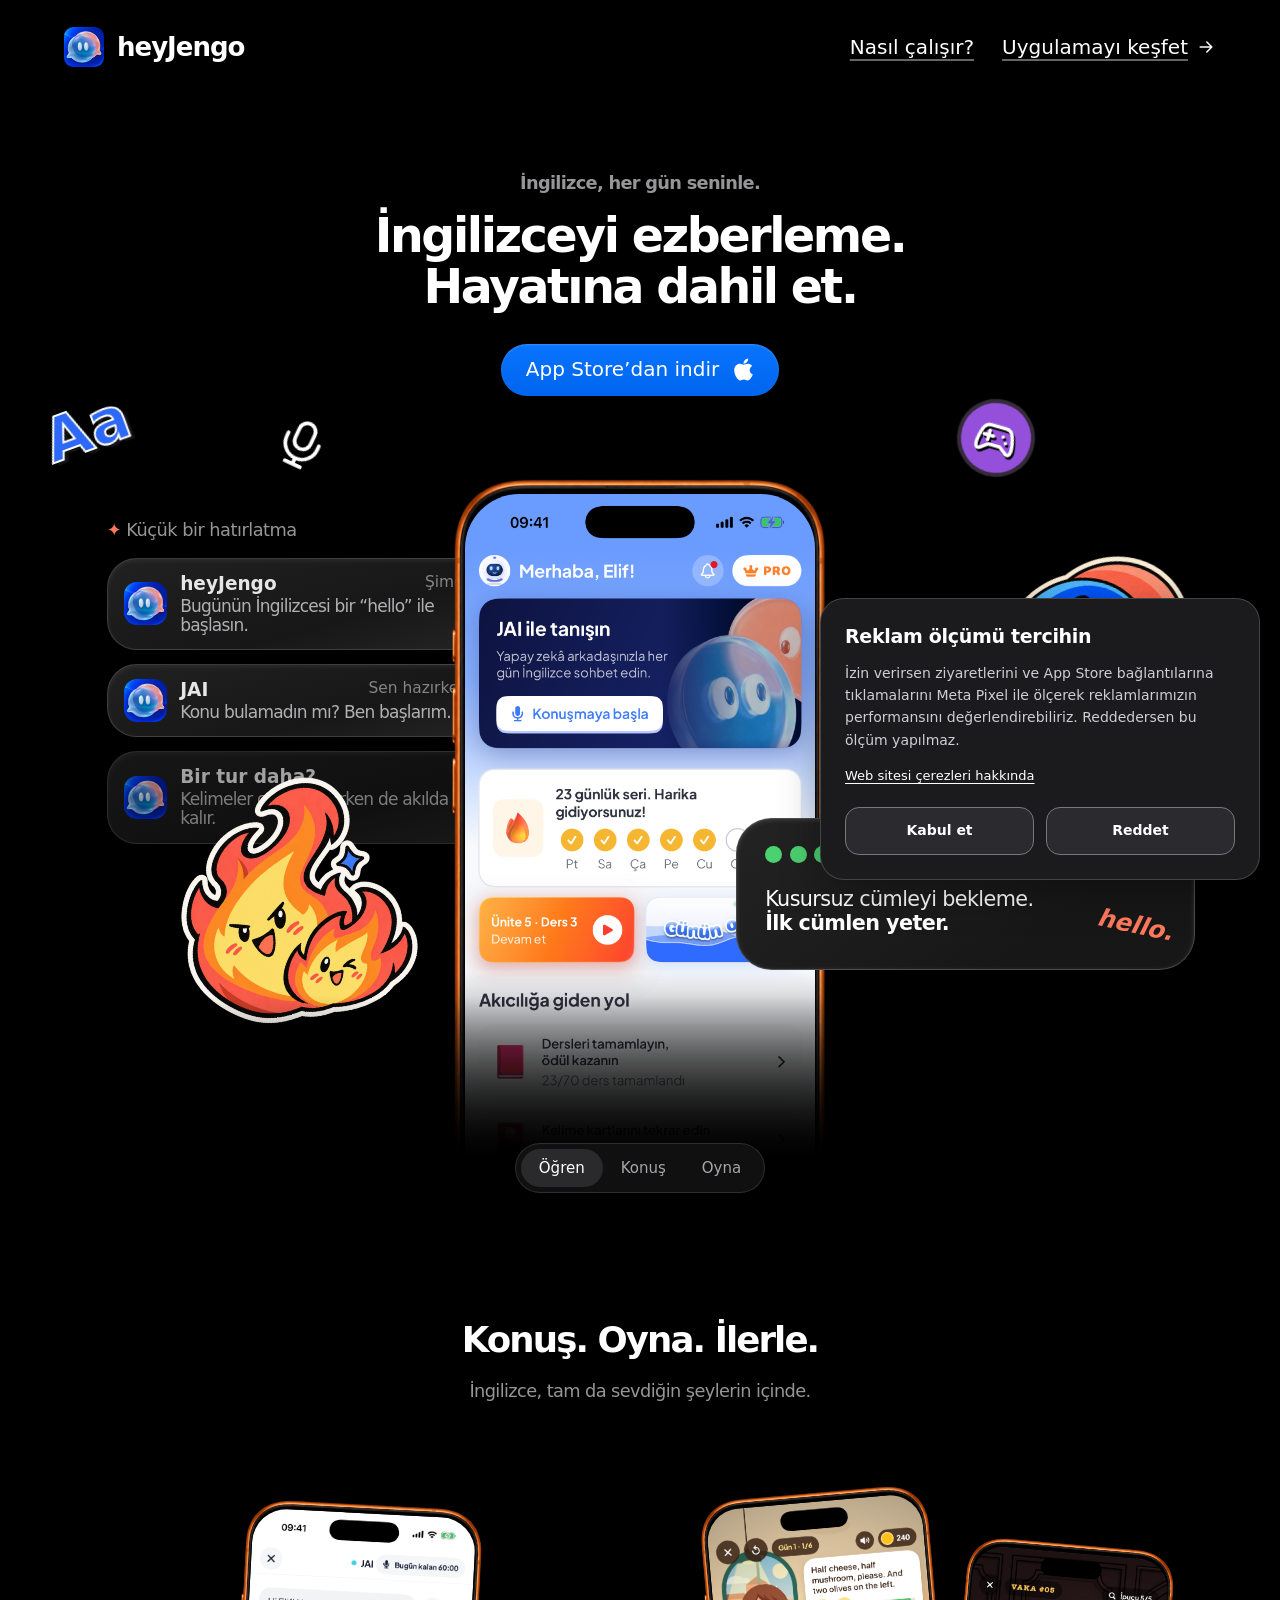
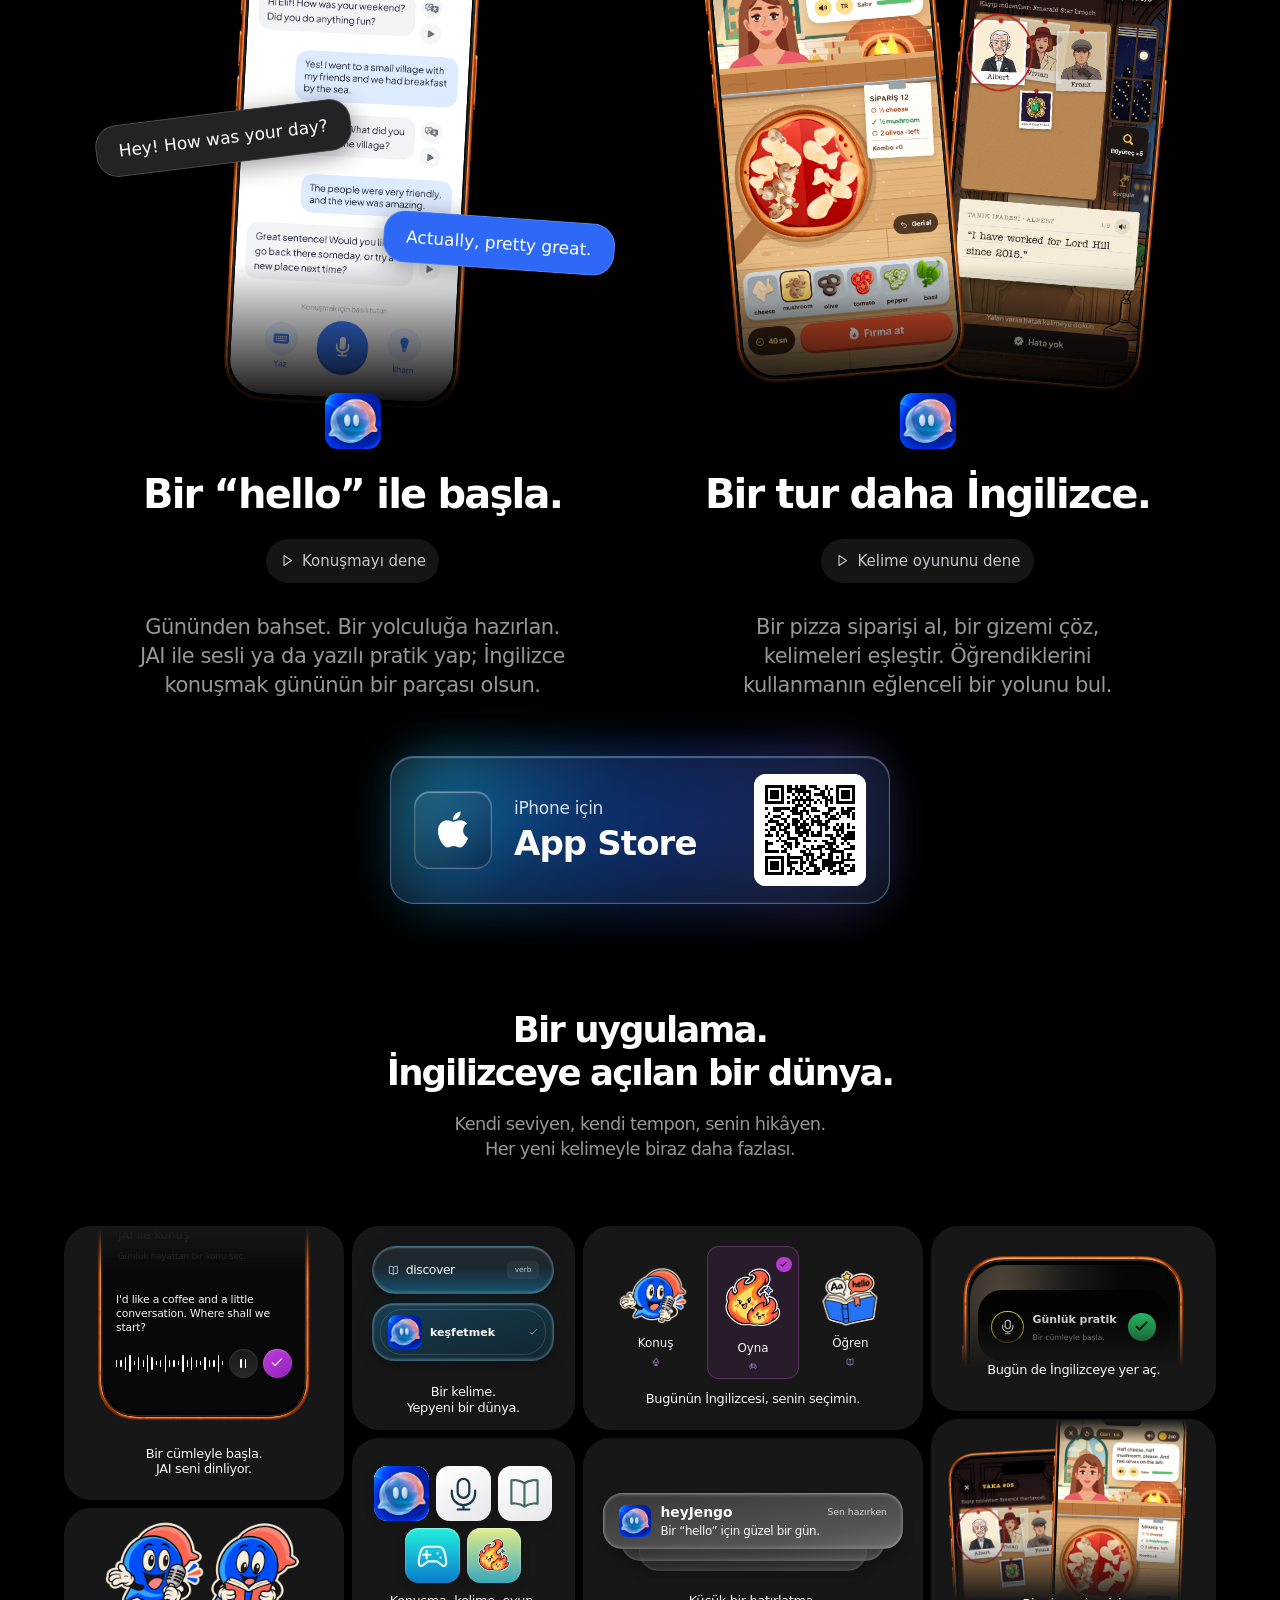
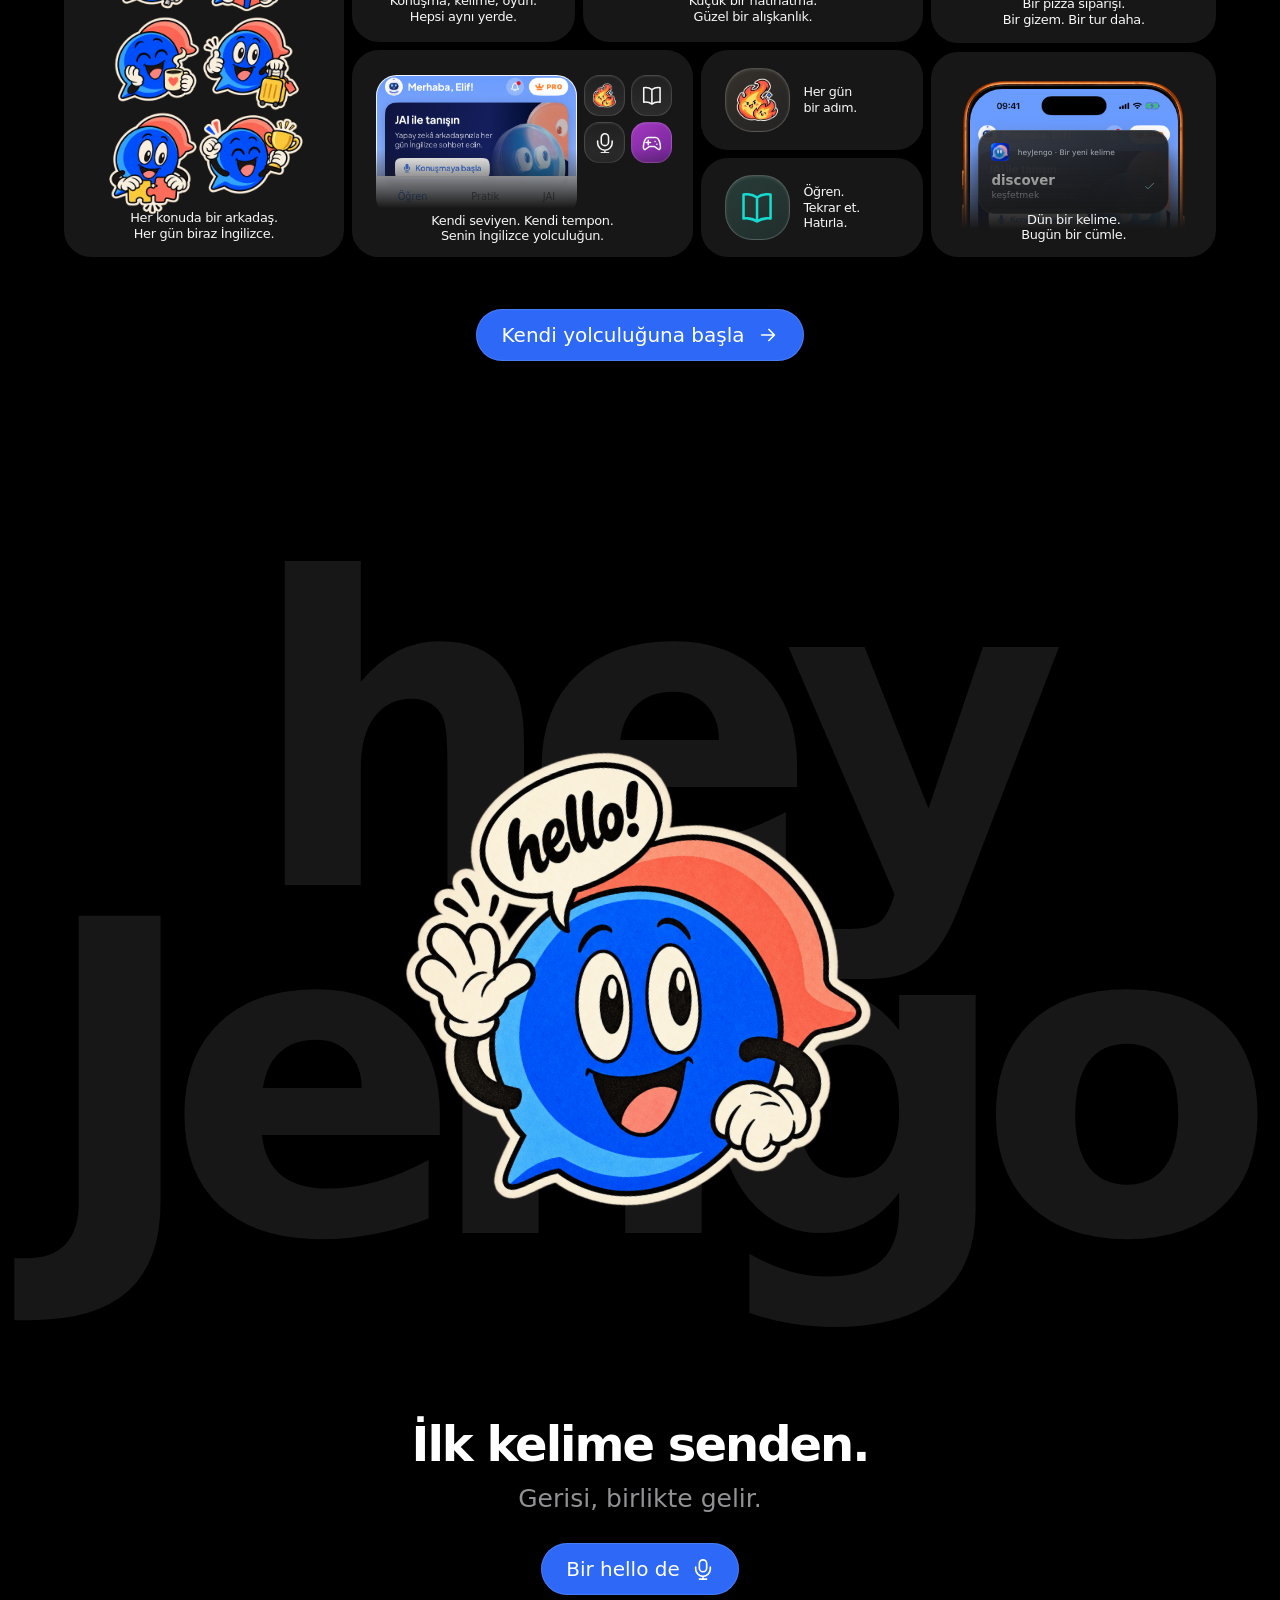
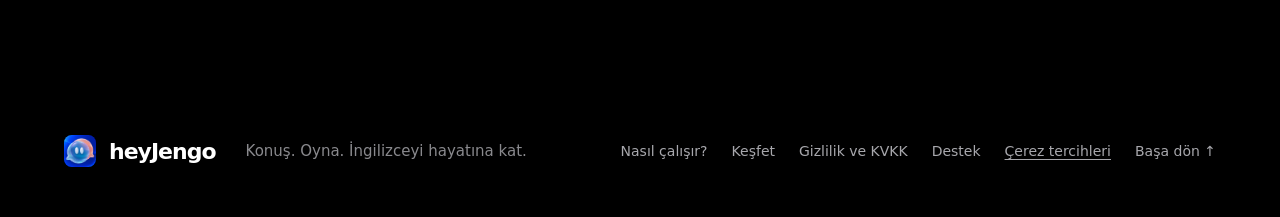
<file: index.html>
<!doctype html>
<html lang="tr">
<head>
  <meta charset="utf-8"><meta name="viewport" content="width=device-width,initial-scale=1">
  <meta name="theme-color" content="#000000">
  <meta name="facebook-domain-verification" content="ksg2sjtmrpakq42c0zr62xne1jdz8j">
  <link rel="canonical" href="https://heyjengo.com/">
  <meta name="description" content="JAI ile konuş, oyunlarla pratik yap. heyJengo ile İngilizceyi hayatına dahil et.">
  <title>heyJengo — Bir hello ile başla.</title>
  <link rel="icon" href="/assets/favicon.png"><link rel="apple-touch-icon" href="/assets/apple-touch-icon.png"><link rel="stylesheet" href="styles.css?v=20261117-option02"><link rel="stylesheet" href="device.css?v=20261117-option02"><link rel="stylesheet" href="bento.css?v=20261117-option02"><link rel="stylesheet" href="qr-badge.css?v=20261117-option02"><script src="script.js?v=20261117-appstore" defer></script>
  <link rel="stylesheet" href="/assets/consent.css?v=20261117-meta">
  <script src="/assets/consent.js?v=20261117-jengoapp" defer></script>
</head>
<body>
<svg class="svg-defs" xmlns="http://www.w3.org/2000/svg" aria-hidden="true"><defs>
<symbol id="arrow" viewBox="0 0 24 24"><path d="M5 12h14m-6-6 6 6-6 6"/></symbol>
<symbol id="mic" viewBox="0 0 24 24"><rect x="8" y="2" width="8" height="13" rx="4"/><path d="M4 10v2a8 8 0 0 0 16 0v-2M12 20v3m-4 0h8"/></symbol>
<symbol id="game" viewBox="0 0 24 24"><path d="M8 6h8c3 0 4 2 5 7s0 7-2 6l-4-3H9l-4 3c-2 1-3-1-2-6s2-7 5-7Z"/><path d="M8 9v5m-2.5-2.5h5m5-1h.01m2 3h.01"/></symbol>
<symbol id="spark" viewBox="0 0 24 24"><path d="m12 2 2.5 7.5L22 12l-7.5 2.5L12 22l-2.5-7.5L2 12l7.5-2.5Z"/></symbol>
<symbol id="play" viewBox="0 0 24 24"><path d="m8 4 12 8-12 8Z"/></symbol>
<symbol id="close" viewBox="0 0 24 24"><path d="m6 6 12 12M6 18 18 6"/></symbol>
<symbol id="check" viewBox="0 0 24 24"><path d="m5 12 4 4L19 6"/></symbol>
<symbol id="book" viewBox="0 0 24 24"><path d="M12 5C8 2 3 3 3 3v16s5-1 9 2c4-3 9-2 9-2V3s-5-1-9 2Zm0 0v16"/></symbol>
</defs></svg>
<a class="skip" href="#deneyim">İçeriğe geç</a>
<div class="page">
<header class="header">
  <a class="brand" href="#top" aria-label="heyJengo ana sayfa"><img src="assets/app-icon.png" alt="" width="40" height="40"><span>heyJengo</span></a>
  <nav aria-label="Ana menü"><a href="#deneyim">Nasıl çalışır?</a><a href="#kesfet">Uygulamayı keşfet <svg class="icon"><use href="#arrow"/></svg></a></nav>
</header>
<main id="top">
<section class="hero" aria-labelledby="hero-title">
  <div class="hero-copy">
    <p class="eyebrow">İngilizce, her gün seninle.</p>
    <h1 id="hero-title">İngilizceyi ezberleme.<br>Hayatına dahil et.</h1>
    <a class="cta app-store-cta" data-store-placement="hero" href="https://apps.apple.com/tr/app/hey-jengo-i-ngilizce-%C3%B6%C4%9Fren/id6833951608?l=tr">App Store’dan indir <img class="apple-mark" src="assets/apple.svg" alt="" width="21" height="25"></a>
  </div>
  <div class="hero-art" aria-label="heyJengo uygulaması, JAI ve İngilizce öğrenme dünyası">
    <div class="hero-piece notifications" data-parallax="left">
      <p class="art-label"><span class="coral">✦</span> Küçük bir hatırlatma</p>
      <div class="notification"><img src="assets/app-icon.png" alt=""><div><span>heyJengo <small>Şimdi</small></span><p>Bugünün İngilizcesi bir “hello” ile başlasın.</p></div></div>
      <div class="notification"><img src="assets/app-icon.png" alt=""><div><span>JAI <small>Sen hazırken</small></span><p>Konu bulamadın mı? Ben başlarım.</p></div></div>
      <div class="notification third"><img src="assets/app-icon.png" alt=""><div><span>Bir tur daha?</span><p>Kelimeler oyun oynarken de akılda kalır.</p></div></div>
    </div>
    <img class="hero-piece flame-sticker float" src="assets/learning-flame.png" alt="" width="1254" height="1254" data-parallax="left">
    <div class="hero-piece hero-phone-wrap">
      <div class="phone hero-phone"><div class="display"><img id="hero-screen" src="assets/screens/09-home-learn.png" alt="heyJengo ana öğrenme ekranı" width="1206" height="2622" fetchpriority="high"></div></div>
    </div>
    <img class="hero-piece jai-sticker float" src="assets/jai-mic.png" alt="Mikrofonuyla JAI konuşma karakteri" width="1254" height="1254" data-parallax="right">
    <div class="hero-piece daily-card" data-parallax="right"><div class="week-dots" aria-hidden="true"><i></i><i></i><i></i><i></i><i></i></div><p>Kusursuz cümleyi bekleme.<br><strong>İlk cümlen yeter.</strong></p><span class="tiny-word">hello.</span></div>
    <div class="hero-piece comic-tag" aria-hidden="true"><b>1 HELLO</b><span>ÇOK ŞEY DEĞİŞTİRİR.</span></div>
    <div class="hero-piece doodle doodle-mic float" aria-hidden="true"><svg><use href="#mic"/></svg></div>
    <div class="hero-piece doodle doodle-game float" aria-hidden="true"><svg><use href="#game"/></svg></div>
    <div class="hero-piece doodle doodle-spark float" aria-hidden="true"><svg><use href="#spark"/></svg></div>
    <div class="hero-piece word-tag float" aria-hidden="true">Aa</div>
    <div class="hero-fade" aria-hidden="true"></div>
  </div>
  <div class="screen-selector" role="group" aria-label="Ana telefon ekranını seç"><button class="active" data-screen="09-home-learn" aria-pressed="true">Öğren</button><button data-screen="58-jai-chat" aria-pressed="false">Konuş</button><button data-screen="37-game-pizza" aria-pressed="false">Oyna</button></div>
</section>

<section id="deneyim" class="experiences section" aria-labelledby="experience-title">
  <div class="section-heading reveal"><h2 id="experience-title">Konuş. Oyna. İlerle.</h2><p>İngilizce, tam da sevdiğin şeylerin içinde.</p></div>
  <div class="demo-grid">
    <article class="demo reveal">
      <div class="demo-art conversation-art">
        <div class="phone demo-phone"><div class="display"><img src="assets/screens/58-jai-chat.png" alt="JAI ile gerçek İngilizce sohbet ekranı" width="1206" height="2622" loading="lazy"></div></div>
        <div class="chat-bubble chat-one">Hey! How was your day?</div><div class="chat-bubble chat-two">Actually, pretty great.</div>
        <div class="demo-bottom-fade"></div>
        <img class="demo-icon" src="assets/app-icon.png" alt="" width="56" height="56" loading="lazy">
      </div>
      <h3>Bir “hello” ile <span>başla.</span></h3>
      <button class="demo-play" data-open="conversation"><svg class="icon"><use href="#play"/></svg> Konuşmayı dene</button>
      <p class="demo-description">Gününden bahset. Bir yolculuğa hazırlan. JAI ile sesli ya da yazılı pratik yap; İngilizce konuşmak gününün bir parçası olsun.</p>
    </article>
    <article class="demo reveal">
      <div class="demo-art games-art">
        <div class="phone game-back"><div class="display"><img src="assets/screens/46-game-detective-question.png" alt="Kayıp Mücevher Vakası İngilizce oyunu" width="1206" height="2622" loading="lazy"></div></div>
        <div class="phone game-front"><div class="display"><img src="assets/screens/37-game-pizza.png" alt="Pizza Dükkânı İngilizce sipariş oyunu" width="1206" height="2622" loading="lazy"></div></div>
        <div class="demo-bottom-fade"></div>
        <img class="demo-icon" src="assets/app-icon.png" alt="" width="56" height="56" loading="lazy">
      </div>
      <h3>Bir tur daha <span>İngilizce.</span></h3>
      <button class="demo-play" data-open="quiz"><svg class="icon"><use href="#play"/></svg> Kelime oyununu dene</button>
      <p class="demo-description">Bir pizza siparişi al, bir gizemi çöz, kelimeleri eşleştir. Öğrendiklerini kullanmanın eğlenceli bir yolunu bul.</p>
    </article>
  </div>
  <div class="qr-download reveal">
    <a class="qr-store" data-store-placement="qr_card" href="https://apps.apple.com/tr/app/hey-jengo-i-ngilizce-%C3%B6%C4%9Fren/id6833951608?l=tr" aria-label="heyJengo’yu App Store’dan indir">
      <span class="qr-apple-orb"><img src="assets/apple.svg" alt="" width="37" height="44"></span>
      <span class="qr-store-copy"><span>iPhone için</span><strong>App Store</strong></span>
      <img class="qr-code" src="assets/heyjengo-qr.svg?v=20261117-appstore" alt="heyJengo App Store sayfasını açan QR kod" width="112" height="112">
    </a>
  </div>
</section>

<section id="kesfet" class="features section" aria-labelledby="features-title">
  <div class="section-heading reveal"><h2 id="features-title">Bir uygulama.<br>İngilizceye açılan bir dünya.</h2><p>Kendi seviyen, kendi tempon, senin hikâyen.<br>Her yeni kelimeyle biraz daha fazlası.</p></div>
<div class="feature-board feature-board-v2">
  <div class="bento-column bento-left">
    <article class="bento-card bento-voice tile-talk tile-listen reveal">
      <div class="bento-voice-crop">
        <div class="phone"><div class="display">
          <div class="bento-voice-screen" role="img" aria-label="JAI ile sesli İngilizce pratik arayüzü temsili">
            <div class="bento-voice-ghost"><span>JAI ile konuş</span><small>Günlük hayattan bir konu seç.</small></div>
            <div class="bento-voice-bottom">
              <p lang="en">I'd like a coffee and a little conversation. Where shall we start?</p>
              <div class="bento-voice-controls" aria-hidden="true">
                <div class="bento-wave"><i></i><i></i><i></i><i></i><i></i><i></i><i></i><i></i><i></i><i></i><i></i><i></i><i></i><i></i><i></i><i></i><i></i><i></i><i></i><i></i><i></i><i></i><i></i><i></i><i></i></div>
                <span class="bento-round bento-pause"><i></i><i></i></span><span class="bento-round bento-purple"><svg class="icon"><use href="#check"/></svg></span>
              </div>
            </div>
          </div>
        </div></div>
      </div>
      <h3>Bir cümleyle başla.<br>JAI seni dinliyor.</h3>
    </article>
    <article class="bento-card bento-reactions reveal">
      <img src="assets/jai-reactions.png" alt="JAI'nin altı farklı öğrenme ve günlük yaşam pozu" width="1024" height="1536" loading="lazy">
      <h3>Her konuda bir arkadaş.<br>Her gün biraz İngilizce.</h3>
    </article>
  </div>

  <div class="bento-column bento-center">
    <div class="bento-row bento-row-top">
      <article class="bento-card bento-words reveal">
        <div class="bento-word-pills" aria-label="Discover kelimesi ve Türkçe karşılığı keşfetmek">
          <div class="bento-word-pill"><svg class="icon"><use href="#book"/></svg><span lang="en">discover</span><span class="bento-pill-type">verb</span></div>
          <div class="bento-word-pill bento-word-answer"><img src="assets/app-icon.png" alt="" width="1254" height="1254" loading="lazy"><span>keşfetmek</span><svg class="icon"><use href="#check"/></svg></div>
        </div>
        <h3>Bir kelime.<br>Yepyeni bir dünya.</h3>
      </article>
      <article class="bento-card bento-modes reveal">
        <div class="bento-mode-options">
          <div class="bento-mode"><img src="assets/jai-mic.png" alt="" width="1254" height="1254" loading="lazy"><span>Konuş</span><svg class="icon"><use href="#mic"/></svg></div>
          <div class="bento-mode bento-mode-selected"><span class="bento-mode-check" aria-hidden="true"><svg class="icon"><use href="#check"/></svg></span><img src="assets/learning-flame.png" alt="" width="1254" height="1254" loading="lazy"><span>Oyna</span><svg class="icon"><use href="#game"/></svg></div>
          <div class="bento-mode"><img src="assets/word-world.png" alt="" width="1254" height="1254" loading="lazy"><span>Öğren</span><svg class="icon"><use href="#book"/></svg></div>
        </div>
        <h3>Bugünün İngilizcesi, senin seçimin.</h3>
      </article>
    </div>
    <div class="bento-row bento-row-middle">
      <article class="bento-card bento-apps reveal">
        <div class="bento-app-grid" aria-hidden="true">
          <span class="bento-app-tile bento-app-jai"><img src="assets/app-icon.png" alt="" width="1254" height="1254" loading="lazy"></span>
          <span class="bento-app-tile bento-app-mic"><svg class="icon"><use href="#mic"/></svg></span>
          <span class="bento-app-tile bento-app-book"><svg class="icon"><use href="#book"/></svg></span>
          <span class="bento-app-tile bento-app-game"><svg class="icon"><use href="#game"/></svg></span>
          <span class="bento-app-tile bento-app-flame"><img src="assets/learning-flame.png" alt="" width="1254" height="1254" loading="lazy"></span>
        </div>
        <h3>Konuşma, kelime, oyun.<br>Hepsi aynı yerde.</h3>
      </article>
      <article class="bento-card bento-notifications reveal">
        <div class="bento-notification-stack">
          <div class="bento-glass-note bento-note-back" aria-hidden="true"></div>
          <div class="bento-glass-note bento-note-middle" aria-hidden="true"></div>
          <div class="bento-glass-note bento-note-front"><img src="assets/app-icon.png" alt="" width="1254" height="1254" loading="lazy"><div><p><b>heyJengo</b><span>Sen hazırken</span></p><span>Bir “hello” için güzel bir gün.</span></div></div>
        </div>
        <h3>Küçük bir hatırlatma.<br>Güzel bir alışkanlık.</h3>
      </article>
    </div>
    <div class="bento-row bento-row-bottom">
      <article class="bento-card bento-dashboard reveal">
        <div class="bento-dashboard-crop"><img src="assets/screens/09-home-learn.png" alt="heyJengo ana ekranından Merhaba Elif ve JAI ile tanışın bölümü" width="1206" height="2622" loading="lazy"></div>
        <div class="bento-dashboard-tools" aria-hidden="true"><span><img src="assets/learning-flame.png" alt="" width="1254" height="1254" loading="lazy"></span><span><svg class="icon"><use href="#book"/></svg></span><span><svg class="icon"><use href="#mic"/></svg></span><span class="bento-purple"><svg class="icon"><use href="#game"/></svg></span></div>
        <div class="bento-dashboard-nav" aria-hidden="true"><span>Öğren</span><span>Pratik</span><span>JAI</span></div>
        <h3>Kendi seviyen. Kendi tempon.<br>Senin İngilizce yolculuğun.</h3>
      </article>
      <article class="bento-mini-pair reveal" aria-label="Günlük pratik ve kelime tekrarı">
        <div class="bento-card bento-mini bento-mini-practice"><div class="bento-mini-icon"><img src="assets/learning-flame.png" alt="" width="1254" height="1254" loading="lazy"></div><h3>Her gün<br>bir adım.</h3></div>
        <div class="bento-card bento-mini bento-mini-vocabulary"><div class="bento-mini-icon" aria-hidden="true"><svg class="icon"><use href="#book"/></svg></div><h3>Öğren.<br>Tekrar et.<br>Hatırla.</h3></div>
      </article>
    </div>
  </div>

  <div class="bento-column bento-right">
    <article class="bento-card bento-practice reveal">
      <div class="bento-practice-crop"><div class="phone"><div class="display"><div class="bento-practice-screen" role="img" aria-label="Günlük pratik akışını gösteren arayüz temsili"><div class="bento-practice-header"><span class="bento-practice-ring"><svg class="icon"><use href="#mic"/></svg></span><div><b>Günlük pratik</b><span>Bir cümleyle başla.</span></div><span class="bento-practice-check"><svg class="icon"><use href="#check"/></svg></span></div><div class="bento-practice-progress" aria-hidden="true"><i></i><i></i><i></i></div><p>Konuş · Öğren · Tekrar et</p></div></div></div></div>
      <h3>Bugün de İngilizceye yer aç.</h3>
    </article>
    <article class="bento-card bento-games reveal">
      <div class="bento-games-crop"><div class="phone bento-game-rear"><div class="display"><img src="assets/screens/46-game-detective-question.png" alt="Kayıp Mücevher Vakası İngilizce oyununun gerçek uygulama ekranı" width="1206" height="2622" loading="lazy"></div></div><div class="phone bento-game-front"><div class="display"><img src="assets/screens/37-game-pizza.png" alt="Pizza Dükkânı İngilizce sipariş oyununun gerçek uygulama ekranı" width="1206" height="2622" loading="lazy"></div></div></div>
      <h3>Bir pizza siparişi.<br>Bir gizem. Bir tur daha.</h3>
    </article>
    <article class="bento-card bento-widget reveal">
      <div class="bento-widget-crop"><div class="phone"><div class="display"><img src="assets/screens/09-home-learn.png" alt="heyJengo öğrenme ekranı" width="1206" height="2622" loading="lazy"><div class="bento-word-widget"><div><img src="assets/app-icon.png" alt="" width="1254" height="1254" loading="lazy"><span>heyJengo · Bir yeni kelime</span></div><p><b lang="en">discover</b><span>keşfetmek</span><svg class="icon" aria-hidden="true"><use href="#check"/></svg></p></div></div></div></div>
      <h3>Dün bir kelime.<br>Bugün bir cümle.</h3>
    </article>
  </div>
</div>

  <a class="cta reveal" data-store-placement="journey" href="https://apps.apple.com/tr/app/hey-jengo-i-ngilizce-%C3%B6%C4%9Fren/id6833951608?l=tr">Kendi yolculuğuna başla <svg class="icon"><use href="#arrow"/></svg></a>
</section>

<section class="closing" aria-label="Bir hello ile başla">
  <div class="closing-wordmark" aria-hidden="true">hey<br>Jengo</div>
  <img class="closing-mascot reveal" src="assets/jai-hello.png" alt="hello diyen heyJengo karakteri" width="1254" height="1254" loading="lazy">
  <div class="closing-copy reveal"><h2>İlk kelime senden.</h2><p>Gerisi, birlikte gelir.</p><button class="cta" data-open="conversation">Bir hello de <svg class="icon"><use href="#mic"/></svg></button></div>
</section>
</main>
<footer class="footer"><a class="brand" href="#top"><img src="assets/app-icon.png" width="32" height="32" alt=""><span>heyJengo</span></a><p>Konuş. Oyna. İngilizceyi hayatına kat.</p><nav aria-label="Alt menü"><a href="#deneyim">Nasıl çalışır?</a><a href="#kesfet">Keşfet</a><a href="/gizlilik/">Gizlilik ve KVKK</a><a href="/destek/">Destek</a><button class="consent-settings" type="button" data-consent-settings>Çerez tercihleri</button><a href="#top">Başa dön ↑</a></nav></footer>
</div>

<dialog id="conversation-dialog" aria-labelledby="conversation-title"><button class="dialog-close" aria-label="Kapat"><svg class="icon"><use href="#close"/></svg></button><div class="dialog-heading"><img src="assets/app-icon.png" width="46" height="46" alt=""><div><h2 id="conversation-title">JAI ile bir hello.</h2><p>Örnek konuşma · yerel demo</p></div></div><div class="demo-chat" aria-live="polite"><p class="message">Hey! Where would you like to go today?</p></div><div class="reply-options"><button data-reply="coffee">Bir kahve alalım ☕</button><button data-reply="travel">Biraz gezelim ✈</button><button data-reply="day">Günümü anlatayım ☀</button></div><button class="reset-chat" hidden>Başka bir konu seç ↻</button></dialog>
<dialog id="quiz-dialog" aria-labelledby="quiz-title"><button class="dialog-close" aria-label="Kapat"><svg class="icon"><use href="#close"/></svg></button><p class="eyebrow">BİR KELİME, BİR ADIM</p><h2 id="quiz-title">discover</h2><p class="quiz-question">Bu kelime sana ne söylüyor?</p><div class="quiz-choices"><button data-answer="wrong">Hatırlamak <span>A</span></button><button data-answer="correct">Keşfetmek <span>B</span></button><button data-answer="wrong">Beklemek <span>C</span></button></div><p class="quiz-feedback" aria-live="polite">Bir cevap seç.</p><button class="quiz-reset" hidden>Bir kez daha ↻</button></dialog>
</body></html>
</file>
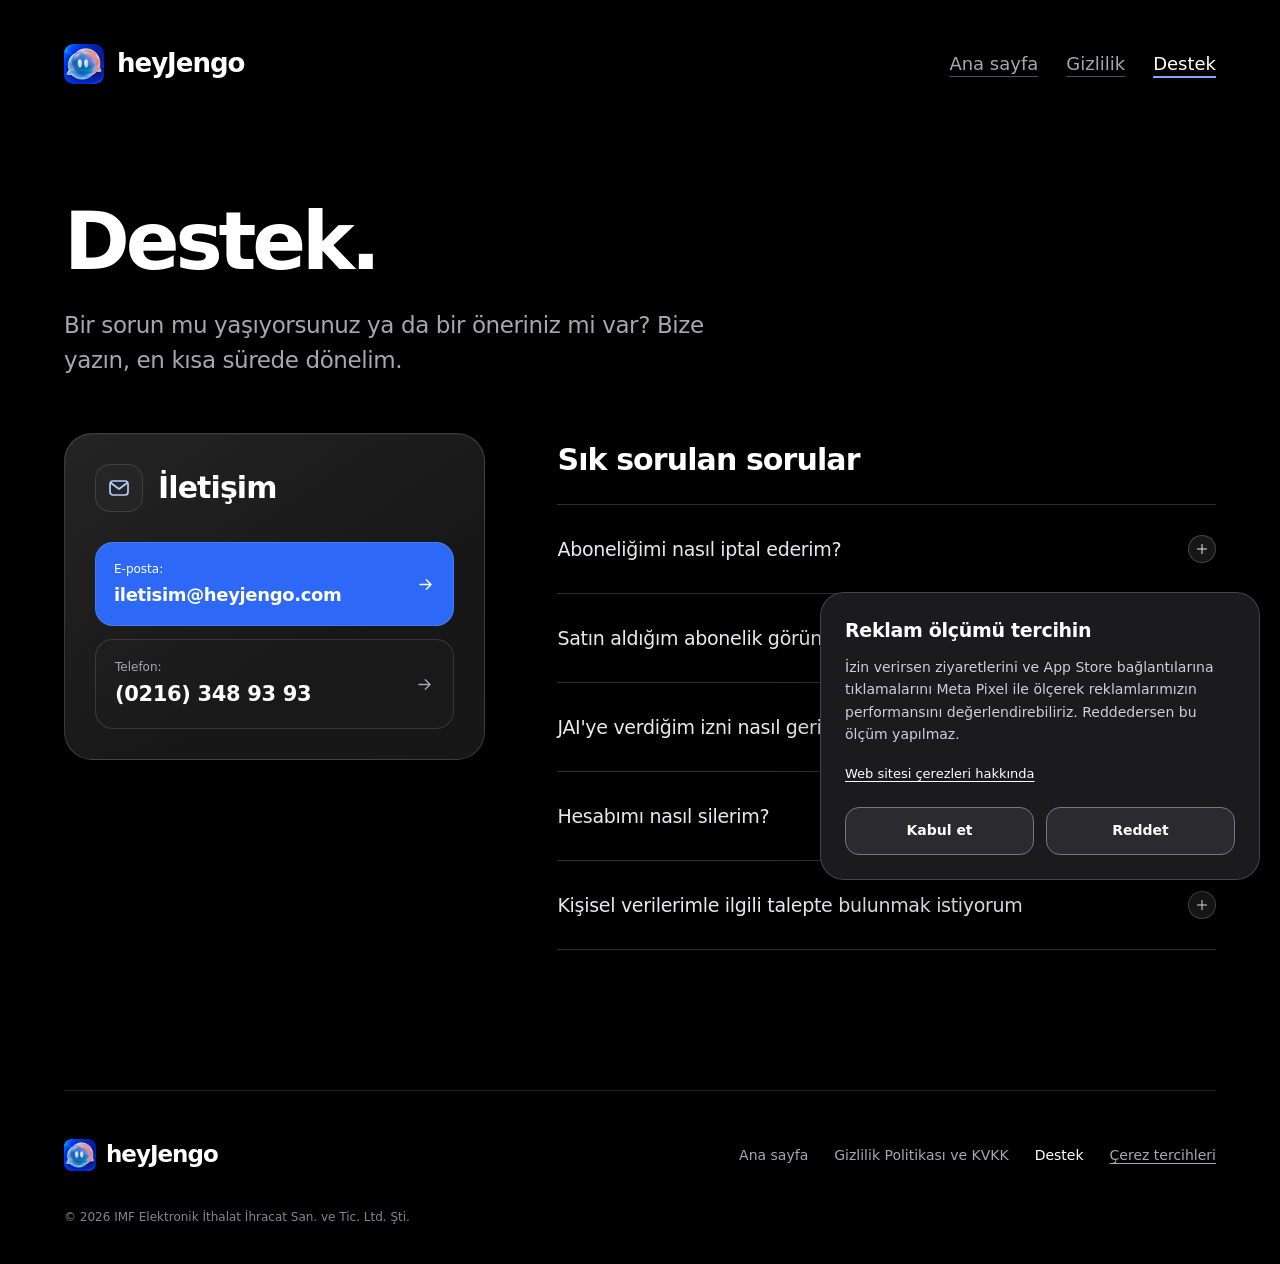
<file: destek/index.html>
<!doctype html>
<html lang="tr">
<head>
<meta charset="utf-8"/>
<meta content="width=device-width, initial-scale=1" name="viewport"/>
<title>Destek · Hey JENGO!</title>
<meta content="Hey JENGO! destek ve iletişim: hesap, abonelik, JAI ve veri talepleri." name="description"/>
<link href="/assets/favicon.png" rel="icon"/>
<link href="/assets/apple-touch-icon.png" rel="apple-touch-icon"/>
<link href="/assets/site.css?v=20261117-rudy-pages" rel="stylesheet"/>
<meta content="#000000" name="theme-color"/><link href="https://heyjengo.com/destek/" rel="canonical"/>
<link rel="stylesheet" href="/assets/consent.css?v=20261117-meta">
<script src="/assets/consent.js?v=20261117-jengoapp" defer></script>
</head>
<body>
  <a class="skip" href="#main">İçeriğe geç</a>
  <div class="page">
    <header class="site-header shell" id="top">
      <a class="brand" href="/" aria-label="heyJengo ana sayfa"><img src="/assets/app-icon.png" alt="" width="40" height="40"><span>heyJengo</span></a>
      <nav class="site-nav" aria-label="Ana menü"><a href="/">Ana sayfa</a><a href="/gizlilik/">Gizlilik</a><a href="/destek/" aria-current="page">Destek</a></nav>
    </header>
    <main id="main" class="shell support-main">
      <div class="page-hero support-hero">
        <h1>Destek.</h1>
        <p class="page-subtitle">Bir sorun mu yaşıyorsunuz ya da bir öneriniz mi var? Bize yazın, en kısa sürede dönelim.</p>
      </div>
      <div class="support-layout">
        <section class="contact-panel" aria-labelledby="contact-title">
          <div class="contact-heading"><span class="contact-symbol"><svg class="icon" viewBox="0 0 24 24" aria-hidden="true"><rect x="3" y="5" width="18" height="14" rx="3"/><path d="m4 7 8 6 8-6"/></svg></span><h2 id="contact-title">İletişim</h2></div>
          <a class="contact-link contact-email" href="mailto:iletisim@heyjengo.com"><span><span class="contact-label">E-posta:</span><span class="contact-value">iletisim@heyjengo.com</span></span><svg class="icon" viewBox="0 0 24 24" aria-hidden="true"><path d="M5 12h14m-6-6 6 6-6 6"/></svg></a>
          <a class="contact-link contact-phone" href="tel:+902163489393"><span><span class="contact-label">Telefon:</span><span class="contact-value">(0216) 348 93 93</span></span><svg class="icon" viewBox="0 0 24 24" aria-hidden="true"><path d="M5 12h14m-6-6 6 6-6 6"/></svg></a>
        </section>
        <section class="faq-section" aria-labelledby="faq-title">
          <h2 id="faq-title">Sık sorulan sorular</h2>
          <div class="faq-list"><details class="faq-item"><summary><span>Aboneliğimi nasıl iptal ederim?</span><span class="faq-toggle" aria-hidden="true"></span></summary><div class="faq-answer"><p>Abonelikler Apple üzerinden yönetilir. iPhone'da Ayarlar &gt; adınız &gt; Abonelikler &gt; Hey JENGO! yolunu izleyin ya da uygulamada Profil &gt; Ayarlar &gt; Aboneliği yönet'e dokunun. İptal ettiğinizde dönem sonuna kadar Pro özellikleri açık kalır.</p></div></details><details class="faq-item"><summary><span>Satın aldığım abonelik görünmüyor</span><span class="faq-toggle" aria-hidden="true"></span></summary><div class="faq-answer"><p>Ödeme ekranında "Geri Yükle"ye dokunun. Aynı Apple kimliğiyle satın aldıysanız Pro üyeliğiniz geri gelir. Sorun sürerse bize yazın.</p></div></details><details class="faq-item"><summary><span>JAI'ye verdiğim izni nasıl geri alırım?</span><span class="faq-toggle" aria-hidden="true"></span></summary><div class="faq-answer"><p>Profil &gt; Ayarlar &gt; Gizlilik bölümündeki "Yapay zekâ ile sohbet izni"ni kapatın. İzin kapalıyken JAI'ye hiçbir veri gönderilmez; uygulamanın geri kalanını kullanmaya devam edebilirsiniz.</p></div></details><details class="faq-item"><summary><span>Hesabımı nasıl silerim?</span><span class="faq-toggle" aria-hidden="true"></span></summary><div class="faq-answer"><p>Profil &gt; Ayarlar &gt; "Hesabımı sil" seçeneğiyle hesabınızı ve öğrenme verilerinizi kalıcı olarak silebilirsiniz. Hesabı silmek aboneliği kendiliğinden iptal etmez; aboneliği Apple ayarlarından ayrıca iptal edin.</p></div></details><details class="faq-item"><summary><span>Kişisel verilerimle ilgili talepte bulunmak istiyorum</span><span class="faq-toggle" aria-hidden="true"></span></summary><div class="faq-answer"><p>KVKK kapsamındaki haklarınız ve başvuru yolları <a href="/gizlilik/">Gizlilik Politikası ve KVKK Aydınlatma Metni</a>'nde açıklanmıştır.</p></div></details></div>
        </section>
      </div>
    </main>
    <footer class="site-footer shell">
      <div class="footer-top">
        <a class="brand" href="/" aria-label="heyJengo ana sayfa"><img src="/assets/app-icon.png" alt="" width="32" height="32"><span>heyJengo</span></a>
        <nav aria-label="Alt menü"><a href="/">Ana sayfa</a><a href="/gizlilik/">Gizlilik Politikası ve KVKK</a><a href="/destek/" aria-current="page">Destek</a><button class="consent-settings" type="button" data-consent-settings>Çerez tercihleri</button></nav>
      </div>
      <p class="copyright">© 2026 IMF Elektronik İthalat İhracat San. ve Tic. Ltd. Şti.</p>
    </footer>
  </div>
</body>
</html>
</file>
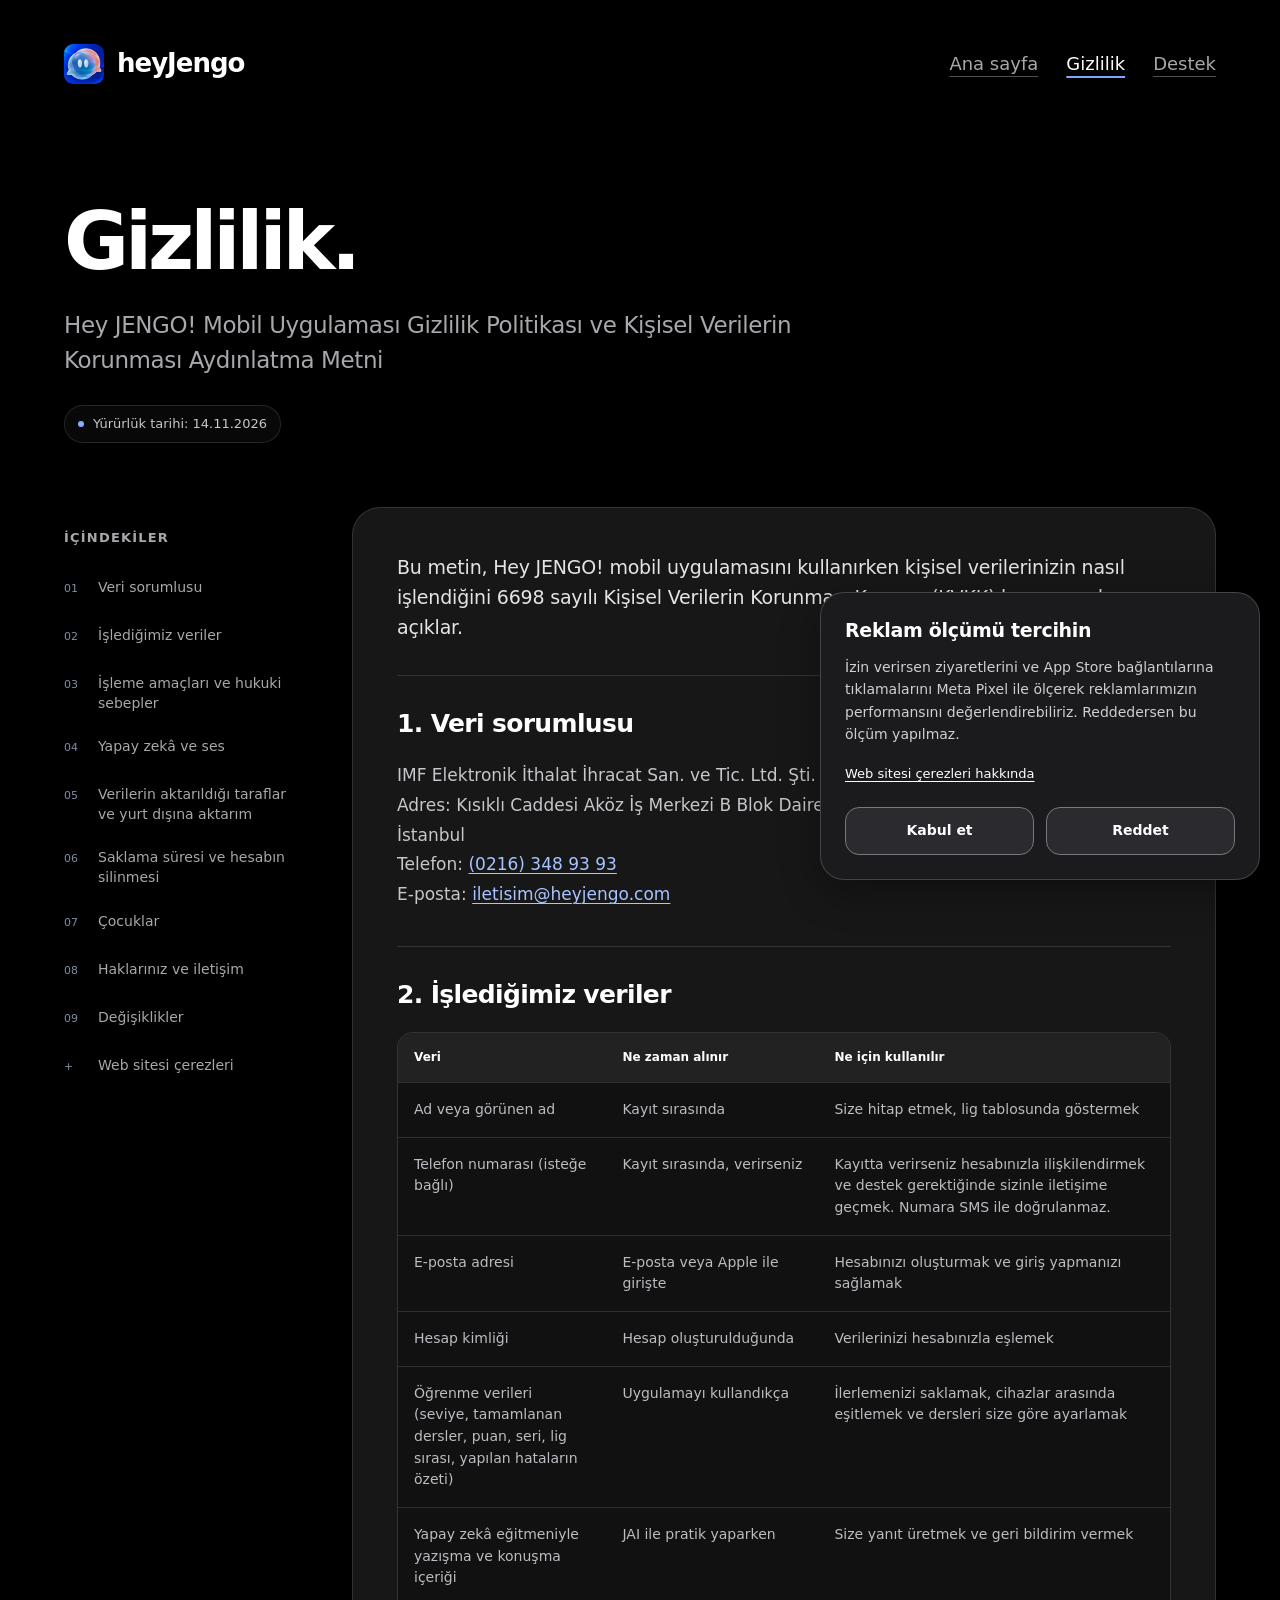
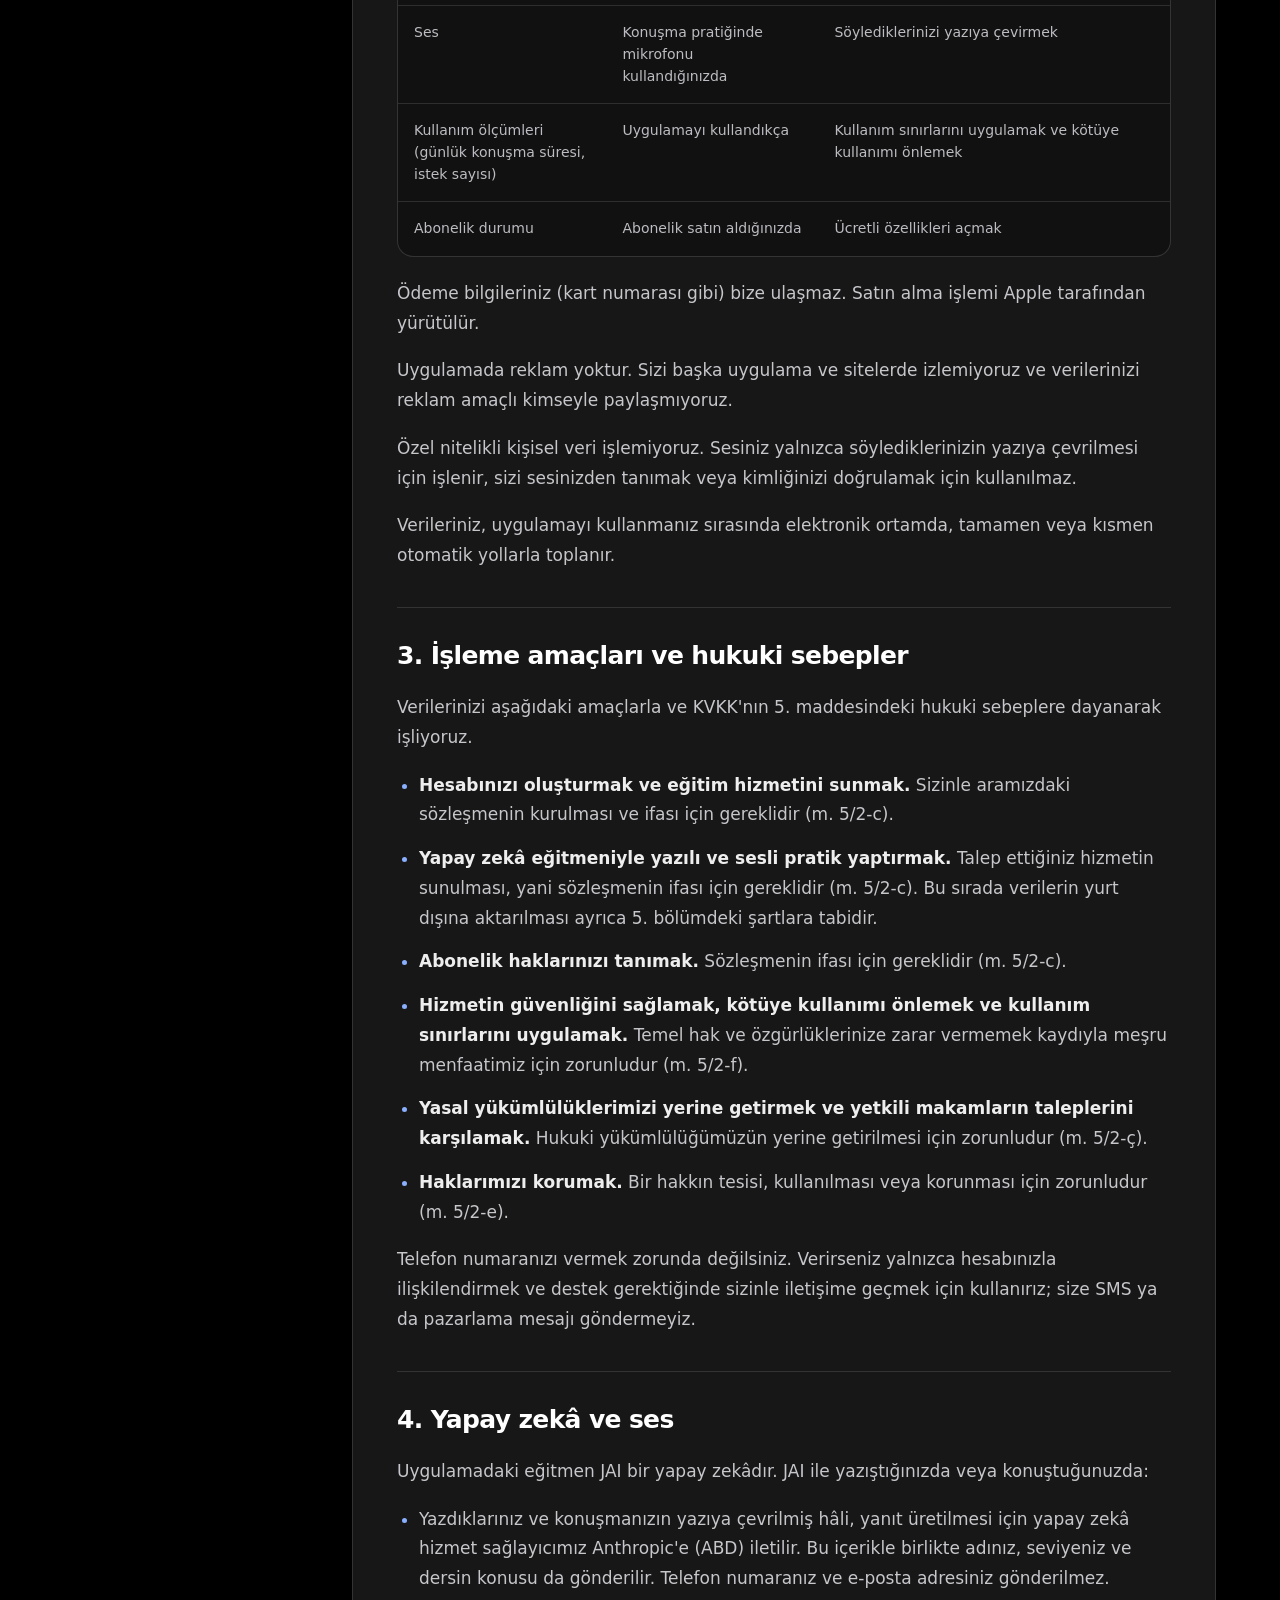
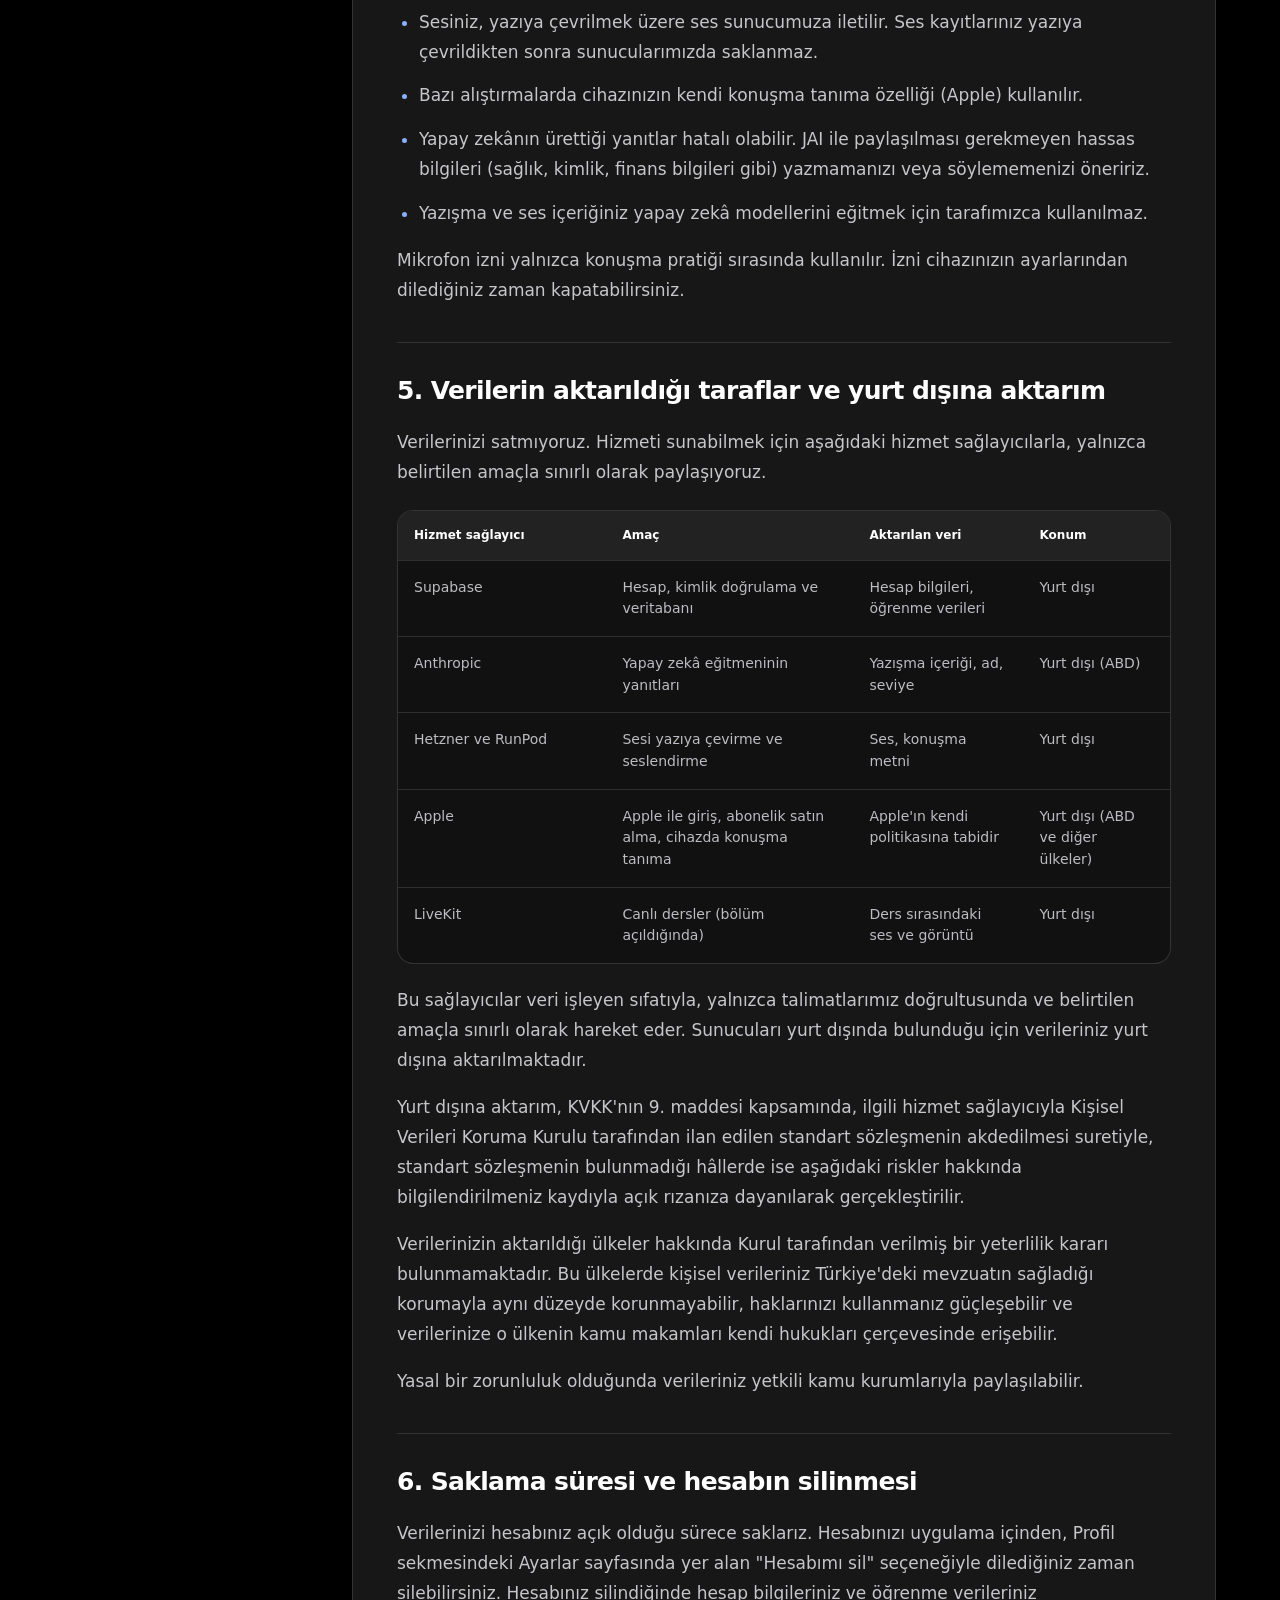
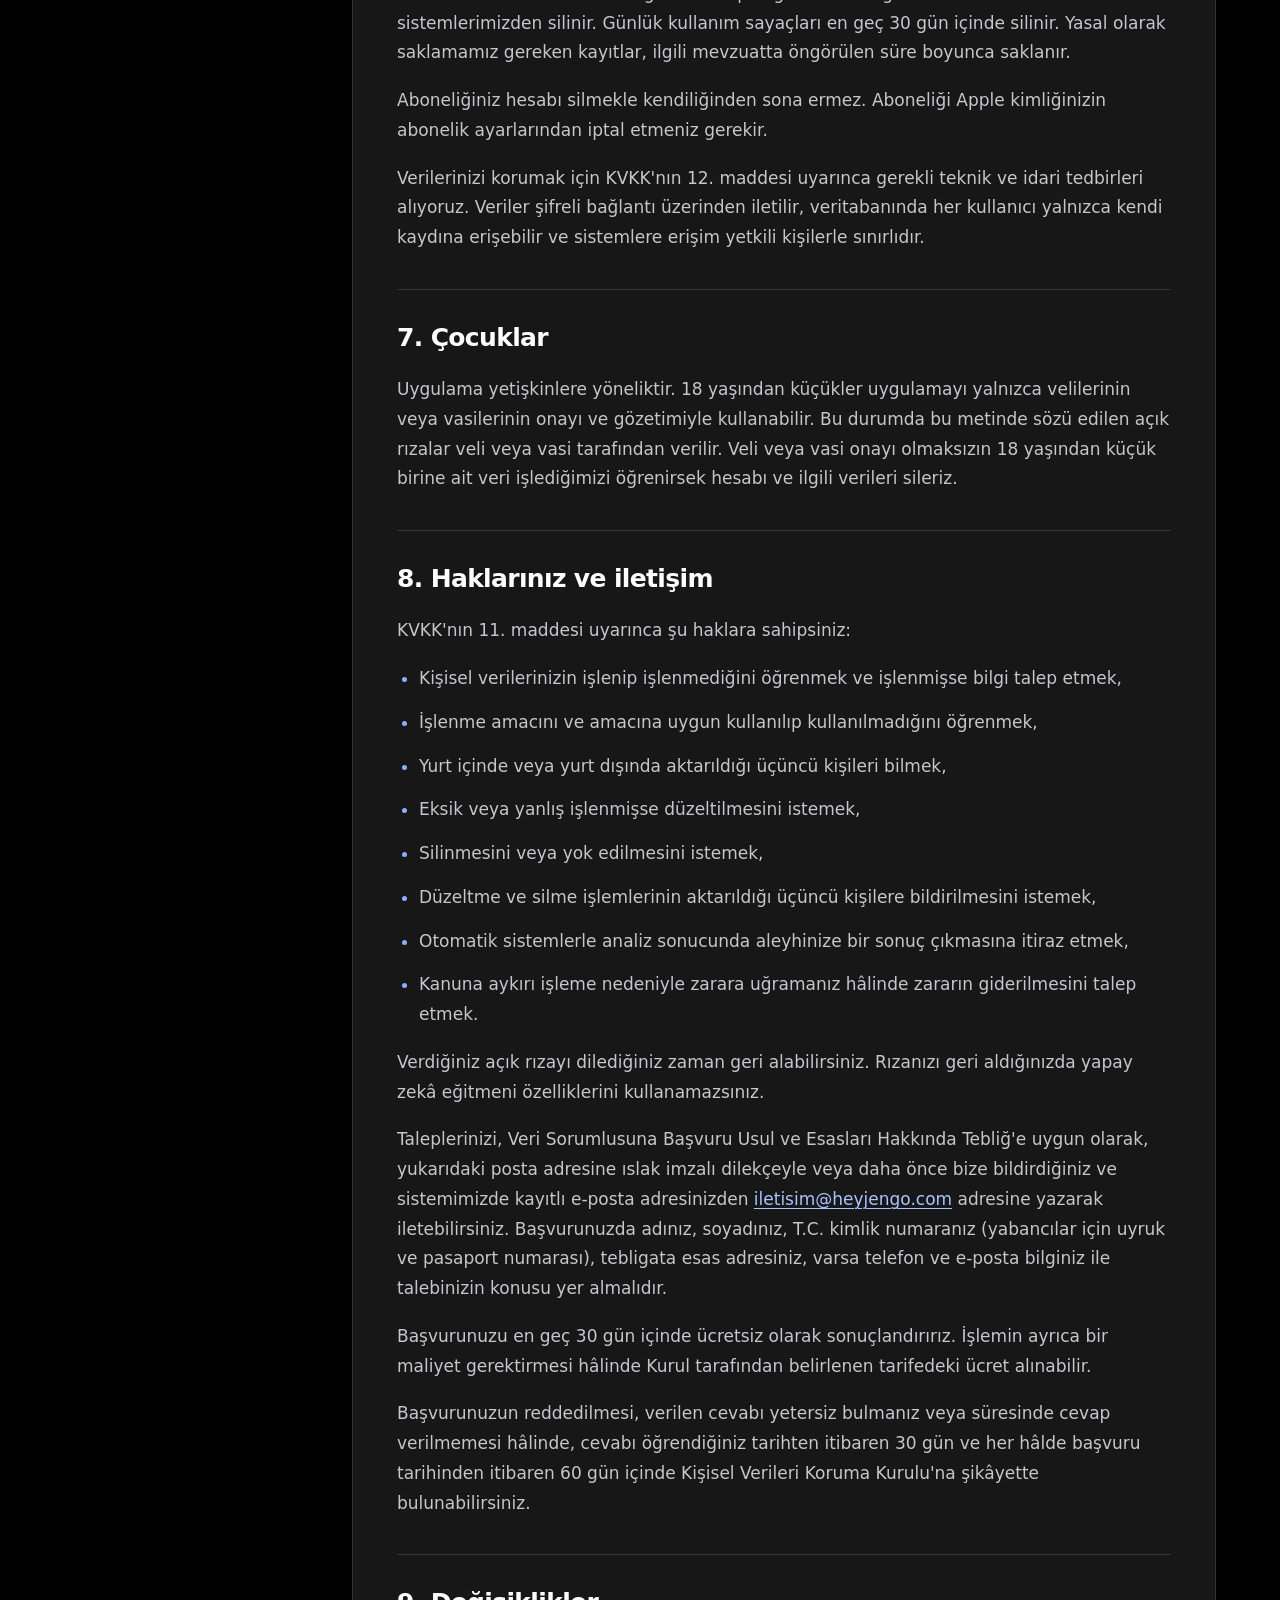
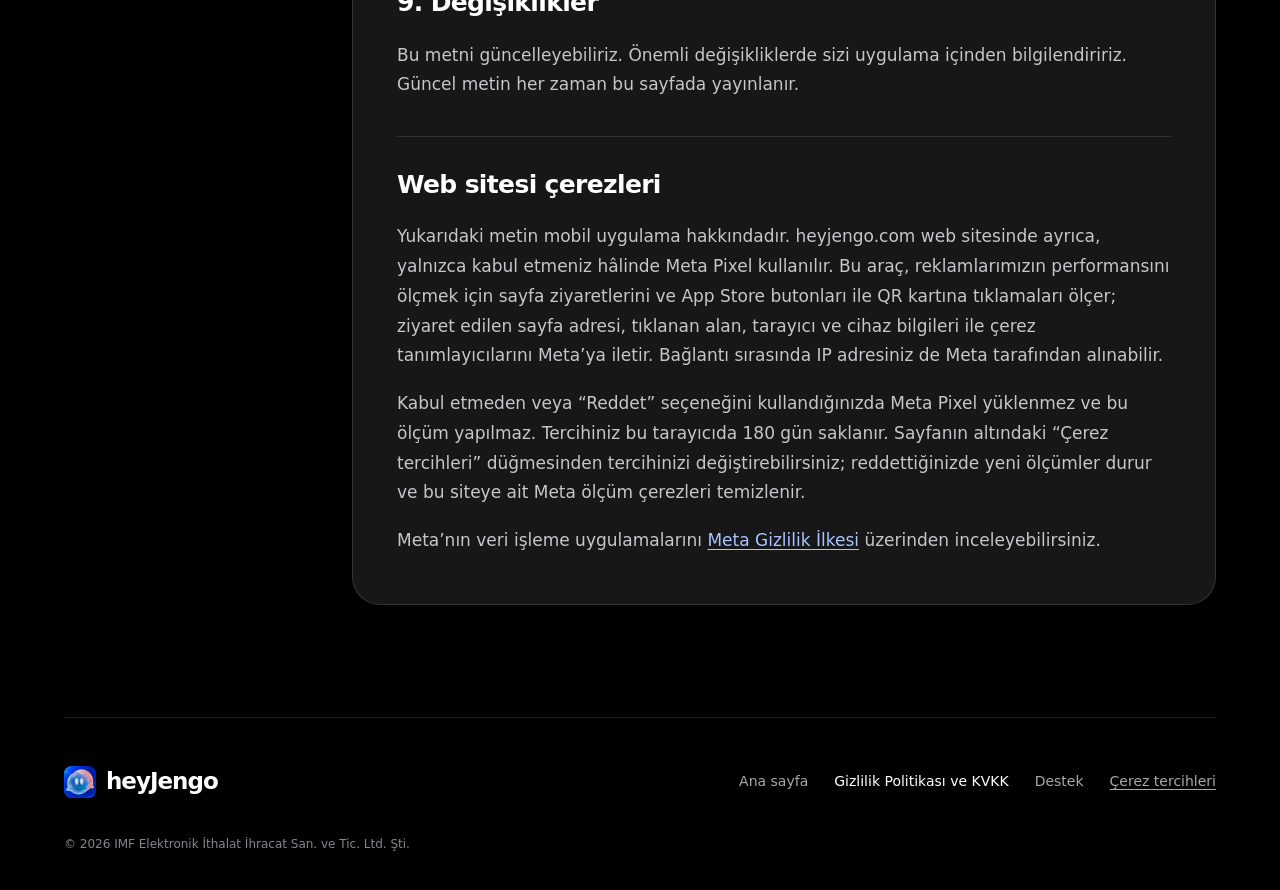
<file: gizlilik/index.html>
<!doctype html>
<html lang="tr">
<head>
<meta charset="utf-8"/>
<meta content="width=device-width, initial-scale=1" name="viewport"/>
<title>Gizlilik Politikası · Hey JENGO!</title>
<meta content="Hey JENGO! Mobil Uygulaması Gizlilik Politikası ve Kişisel Verilerin Korunması Aydınlatma Metni." name="description"/>
<link href="/assets/favicon.png" rel="icon"/>
<link href="/assets/apple-touch-icon.png" rel="apple-touch-icon"/>
<link href="/assets/site.css?v=20261117-rudy-pages" rel="stylesheet"/>
<meta content="#000000" name="theme-color"/><link href="https://heyjengo.com/gizlilik/" rel="canonical"/>
<link rel="stylesheet" href="/assets/consent.css?v=20261117-meta">
<script src="/assets/consent.js?v=20261117-jengoapp" defer></script>
</head>
<body>
  <a class="skip" href="#main">İçeriğe geç</a>
  <div class="page">
    <header class="site-header shell" id="top">
      <a class="brand" href="/" aria-label="heyJengo ana sayfa"><img src="/assets/app-icon.png" alt="" width="40" height="40"><span>heyJengo</span></a>
      <nav class="site-nav" aria-label="Ana menü"><a href="/">Ana sayfa</a><a href="/gizlilik/" aria-current="page">Gizlilik</a><a href="/destek/">Destek</a></nav>
    </header>
    <main id="main" class="shell">
      <div class="page-hero privacy-hero">
        <h1>Gizlilik.</h1>
        <p class="page-subtitle">Hey JENGO! Mobil Uygulaması Gizlilik Politikası ve Kişisel Verilerin Korunması Aydınlatma Metni</p>
        <p class="document-date"><span class="date-dot" aria-hidden="true"></span>Yürürlük tarihi: 14.11.2026</p>
      </div>
      <div class="document-layout">
        <nav class="contents-nav" aria-labelledby="contents-title">
          <p class="nav-label" id="contents-title">İçindekiler</p>
          <ol><li><a href="#veri-sorumlusu"><span class="toc-number" aria-hidden="true">01</span><span>Veri sorumlusu</span></a></li><li><a href="#isledigimiz-veriler"><span class="toc-number" aria-hidden="true">02</span><span>İşlediğimiz veriler</span></a></li><li><a href="#amaclar-ve-hukuki-sebepler"><span class="toc-number" aria-hidden="true">03</span><span>İşleme amaçları ve hukuki sebepler</span></a></li><li><a href="#yapay-zeka-ve-ses"><span class="toc-number" aria-hidden="true">04</span><span>Yapay zekâ ve ses</span></a></li><li><a href="#veri-aktarimi"><span class="toc-number" aria-hidden="true">05</span><span>Verilerin aktarıldığı taraflar ve yurt dışına aktarım</span></a></li><li><a href="#saklama-ve-silme"><span class="toc-number" aria-hidden="true">06</span><span>Saklama süresi ve hesabın silinmesi</span></a></li><li><a href="#cocuklar"><span class="toc-number" aria-hidden="true">07</span><span>Çocuklar</span></a></li><li><a href="#haklariniz-ve-iletisim"><span class="toc-number" aria-hidden="true">08</span><span>Haklarınız ve iletişim</span></a></li><li><a href="#degisiklikler"><span class="toc-number" aria-hidden="true">09</span><span>Değişiklikler</span></a></li><li><a href="#web-cerezleri"><span class="toc-number" aria-hidden="true">+</span><span>Web sitesi çerezleri</span></a></li></ol>
        </nav>
        <article class="document-panel" aria-label="Gizlilik Politikası ve KVKK Aydınlatma Metni">
          <div class="document-intro"><p>Bu metin, Hey JENGO! mobil uygulamasını kullanırken kişisel verilerinizin nasıl işlendiğini 6698 sayılı Kişisel Verilerin Korunması Kanunu (KVKK) kapsamında açıklar.</p></div>
          <section class="doc-section" aria-labelledby="veri-sorumlusu"><h2 id="veri-sorumlusu">1. Veri sorumlusu</h2>
<p>IMF Elektronik İthalat İhracat San. ve Tic. Ltd. Şti.<br/>
    Adres: Kısıklı Caddesi Aköz İş Merkezi B Blok Daire:1 No:14/2, Altunizade, 34662 Üsküdar/İstanbul<br/>
    Telefon: <a href="tel:+902163489393">(0216) 348 93 93</a><br/>
    E-posta: <a href="mailto:iletisim@heyjengo.com">iletisim@heyjengo.com</a></p></section><section class="doc-section" aria-labelledby="isledigimiz-veriler"><h2 id="isledigimiz-veriler">2. İşlediğimiz veriler</h2>
<div aria-label="İşlediğimiz veriler tablosu" class="table-scroll" role="region" tabindex="0"><table>
<thead><tr><th scope="col">Veri</th><th scope="col">Ne zaman alınır</th><th scope="col">Ne için kullanılır</th></tr></thead>
<tbody>
<tr><td>Ad veya görünen ad</td><td>Kayıt sırasında</td><td>Size hitap etmek, lig tablosunda göstermek</td></tr>
<tr><td>Telefon numarası (isteğe bağlı)</td><td>Kayıt sırasında, verirseniz</td><td>Kayıtta verirseniz hesabınızla ilişkilendirmek ve destek gerektiğinde sizinle iletişime geçmek. Numara SMS ile doğrulanmaz.</td></tr>
<tr><td>E-posta adresi</td><td>E-posta veya Apple ile girişte</td><td>Hesabınızı oluşturmak ve giriş yapmanızı sağlamak</td></tr>
<tr><td>Hesap kimliği</td><td>Hesap oluşturulduğunda</td><td>Verilerinizi hesabınızla eşlemek</td></tr>
<tr><td>Öğrenme verileri (seviye, tamamlanan dersler, puan, seri, lig sırası, yapılan hataların özeti)</td><td>Uygulamayı kullandıkça</td><td>İlerlemenizi saklamak, cihazlar arasında eşitlemek ve dersleri size göre ayarlamak</td></tr>
<tr><td>Yapay zekâ eğitmeniyle yazışma ve konuşma içeriği</td><td>JAI ile pratik yaparken</td><td>Size yanıt üretmek ve geri bildirim vermek</td></tr>
<tr><td>Ses</td><td>Konuşma pratiğinde mikrofonu kullandığınızda</td><td>Söylediklerinizi yazıya çevirmek</td></tr>
<tr><td>Kullanım ölçümleri (günlük konuşma süresi, istek sayısı)</td><td>Uygulamayı kullandıkça</td><td>Kullanım sınırlarını uygulamak ve kötüye kullanımı önlemek</td></tr>
<tr><td>Abonelik durumu</td><td>Abonelik satın aldığınızda</td><td>Ücretli özellikleri açmak</td></tr>
</tbody>
</table></div>
<p>Ödeme bilgileriniz (kart numarası gibi) bize ulaşmaz. Satın alma işlemi Apple tarafından yürütülür.</p>
<p>Uygulamada reklam yoktur. Sizi başka uygulama ve sitelerde izlemiyoruz ve verilerinizi reklam amaçlı kimseyle paylaşmıyoruz.</p>
<p>Özel nitelikli kişisel veri işlemiyoruz. Sesiniz yalnızca söylediklerinizin yazıya çevrilmesi için işlenir, sizi sesinizden tanımak veya kimliğinizi doğrulamak için kullanılmaz.</p>
<p>Verileriniz, uygulamayı kullanmanız sırasında elektronik ortamda, tamamen veya kısmen otomatik yollarla toplanır.</p></section><section class="doc-section" aria-labelledby="amaclar-ve-hukuki-sebepler"><h2 id="amaclar-ve-hukuki-sebepler">3. İşleme amaçları ve hukuki sebepler</h2>
<p>Verilerinizi aşağıdaki amaçlarla ve KVKK'nın 5. maddesindeki hukuki sebeplere dayanarak işliyoruz.</p>
<ul>
<li><strong>Hesabınızı oluşturmak ve eğitim hizmetini sunmak.</strong> Sizinle aramızdaki sözleşmenin kurulması ve ifası için gereklidir (m. 5/2-c).</li>
<li><strong>Yapay zekâ eğitmeniyle yazılı ve sesli pratik yaptırmak.</strong> Talep ettiğiniz hizmetin sunulması, yani sözleşmenin ifası için gereklidir (m. 5/2-c). Bu sırada verilerin yurt dışına aktarılması ayrıca 5. bölümdeki şartlara tabidir.</li>
<li><strong>Abonelik haklarınızı tanımak.</strong> Sözleşmenin ifası için gereklidir (m. 5/2-c).</li>
<li><strong>Hizmetin güvenliğini sağlamak, kötüye kullanımı önlemek ve kullanım sınırlarını uygulamak.</strong> Temel hak ve özgürlüklerinize zarar vermemek kaydıyla meşru menfaatimiz için zorunludur (m. 5/2-f).</li>
<li><strong>Yasal yükümlülüklerimizi yerine getirmek ve yetkili makamların taleplerini karşılamak.</strong> Hukuki yükümlülüğümüzün yerine getirilmesi için zorunludur (m. 5/2-ç).</li>
<li><strong>Haklarımızı korumak.</strong> Bir hakkın tesisi, kullanılması veya korunması için zorunludur (m. 5/2-e).</li>
</ul>
<p>Telefon numaranızı vermek zorunda değilsiniz. Verirseniz yalnızca hesabınızla ilişkilendirmek ve destek gerektiğinde sizinle iletişime geçmek için kullanırız; size SMS ya da pazarlama mesajı göndermeyiz.</p></section><section class="doc-section" aria-labelledby="yapay-zeka-ve-ses"><h2 id="yapay-zeka-ve-ses">4. Yapay zekâ ve ses</h2>
<p>Uygulamadaki eğitmen JAI bir yapay zekâdır. JAI ile yazıştığınızda veya konuştuğunuzda:</p>
<ul>
<li>Yazdıklarınız ve konuşmanızın yazıya çevrilmiş hâli, yanıt üretilmesi için yapay zekâ hizmet sağlayıcımız Anthropic'e (ABD) iletilir. Bu içerikle birlikte adınız, seviyeniz ve dersin konusu da gönderilir. Telefon numaranız ve e-posta adresiniz gönderilmez.</li>
<li>Sesiniz, yazıya çevrilmek üzere ses sunucumuza iletilir. Ses kayıtlarınız yazıya çevrildikten sonra sunucularımızda saklanmaz.</li>
<li>Bazı alıştırmalarda cihazınızın kendi konuşma tanıma özelliği (Apple) kullanılır.</li>
<li>Yapay zekânın ürettiği yanıtlar hatalı olabilir. JAI ile paylaşılması gerekmeyen hassas bilgileri (sağlık, kimlik, finans bilgileri gibi) yazmamanızı veya söylememenizi öneririz.</li>
<li>Yazışma ve ses içeriğiniz yapay zekâ modellerini eğitmek için tarafımızca kullanılmaz.</li>
</ul>
<p>Mikrofon izni yalnızca konuşma pratiği sırasında kullanılır. İzni cihazınızın ayarlarından dilediğiniz zaman kapatabilirsiniz.</p></section><section class="doc-section" aria-labelledby="veri-aktarimi"><h2 id="veri-aktarimi">5. Verilerin aktarıldığı taraflar ve yurt dışına aktarım</h2>
<p>Verilerinizi satmıyoruz. Hizmeti sunabilmek için aşağıdaki hizmet sağlayıcılarla, yalnızca belirtilen amaçla sınırlı olarak paylaşıyoruz.</p>
<div aria-label="Hizmet sağlayıcılar ve veri aktarımı tablosu" class="table-scroll" role="region" tabindex="0"><table>
<thead><tr><th scope="col">Hizmet sağlayıcı</th><th scope="col">Amaç</th><th scope="col">Aktarılan veri</th><th scope="col">Konum</th></tr></thead>
<tbody>
<tr><td>Supabase</td><td>Hesap, kimlik doğrulama ve veritabanı</td><td>Hesap bilgileri, öğrenme verileri</td><td>Yurt dışı</td></tr>
<tr><td>Anthropic</td><td>Yapay zekâ eğitmeninin yanıtları</td><td>Yazışma içeriği, ad, seviye</td><td>Yurt dışı (ABD)</td></tr>
<tr><td>Hetzner ve RunPod</td><td>Sesi yazıya çevirme ve seslendirme</td><td>Ses, konuşma metni</td><td>Yurt dışı</td></tr>
<tr><td>Apple</td><td>Apple ile giriş, abonelik satın alma, cihazda konuşma tanıma</td><td>Apple'ın kendi politikasına tabidir</td><td>Yurt dışı (ABD ve diğer ülkeler)</td></tr>
<tr><td>LiveKit</td><td>Canlı dersler (bölüm açıldığında)</td><td>Ders sırasındaki ses ve görüntü</td><td>Yurt dışı</td></tr>
</tbody>
</table></div>
<p>Bu sağlayıcılar veri işleyen sıfatıyla, yalnızca talimatlarımız doğrultusunda ve belirtilen amaçla sınırlı olarak hareket eder. Sunucuları yurt dışında bulunduğu için verileriniz yurt dışına aktarılmaktadır.</p>
<p>Yurt dışına aktarım, KVKK'nın 9. maddesi kapsamında, ilgili hizmet sağlayıcıyla Kişisel Verileri Koruma Kurulu tarafından ilan edilen standart sözleşmenin akdedilmesi suretiyle, standart sözleşmenin bulunmadığı hâllerde ise aşağıdaki riskler hakkında bilgilendirilmeniz kaydıyla açık rızanıza dayanılarak gerçekleştirilir.</p>
<p>Verilerinizin aktarıldığı ülkeler hakkında Kurul tarafından verilmiş bir yeterlilik kararı bulunmamaktadır. Bu ülkelerde kişisel verileriniz Türkiye'deki mevzuatın sağladığı korumayla aynı düzeyde korunmayabilir, haklarınızı kullanmanız güçleşebilir ve verilerinize o ülkenin kamu makamları kendi hukukları çerçevesinde erişebilir.</p>
<p>Yasal bir zorunluluk olduğunda verileriniz yetkili kamu kurumlarıyla paylaşılabilir.</p></section><section class="doc-section" aria-labelledby="saklama-ve-silme"><h2 id="saklama-ve-silme">6. Saklama süresi ve hesabın silinmesi</h2>
<p>Verilerinizi hesabınız açık olduğu sürece saklarız. Hesabınızı uygulama içinden, Profil sekmesindeki Ayarlar sayfasında yer alan "Hesabımı sil" seçeneğiyle dilediğiniz zaman silebilirsiniz. Hesabınız silindiğinde hesap bilgileriniz ve öğrenme verileriniz sistemlerimizden silinir. Günlük kullanım sayaçları en geç 30 gün içinde silinir. Yasal olarak saklamamız gereken kayıtlar, ilgili mevzuatta öngörülen süre boyunca saklanır.</p>
<p>Aboneliğiniz hesabı silmekle kendiliğinden sona ermez. Aboneliği Apple kimliğinizin abonelik ayarlarından iptal etmeniz gerekir.</p>
<p>Verilerinizi korumak için KVKK'nın 12. maddesi uyarınca gerekli teknik ve idari tedbirleri alıyoruz. Veriler şifreli bağlantı üzerinden iletilir, veritabanında her kullanıcı yalnızca kendi kaydına erişebilir ve sistemlere erişim yetkili kişilerle sınırlıdır.</p></section><section class="doc-section" aria-labelledby="cocuklar"><h2 id="cocuklar">7. Çocuklar</h2>
<p>Uygulama yetişkinlere yöneliktir. 18 yaşından küçükler uygulamayı yalnızca velilerinin veya vasilerinin onayı ve gözetimiyle kullanabilir. Bu durumda bu metinde sözü edilen açık rızalar veli veya vasi tarafından verilir. Veli veya vasi onayı olmaksızın 18 yaşından küçük birine ait veri işlediğimizi öğrenirsek hesabı ve ilgili verileri sileriz.</p></section><section class="doc-section" aria-labelledby="haklariniz-ve-iletisim"><h2 id="haklariniz-ve-iletisim">8. Haklarınız ve iletişim</h2>
<p>KVKK'nın 11. maddesi uyarınca şu haklara sahipsiniz:</p>
<ul>
<li>Kişisel verilerinizin işlenip işlenmediğini öğrenmek ve işlenmişse bilgi talep etmek,</li>
<li>İşlenme amacını ve amacına uygun kullanılıp kullanılmadığını öğrenmek,</li>
<li>Yurt içinde veya yurt dışında aktarıldığı üçüncü kişileri bilmek,</li>
<li>Eksik veya yanlış işlenmişse düzeltilmesini istemek,</li>
<li>Silinmesini veya yok edilmesini istemek,</li>
<li>Düzeltme ve silme işlemlerinin aktarıldığı üçüncü kişilere bildirilmesini istemek,</li>
<li>Otomatik sistemlerle analiz sonucunda aleyhinize bir sonuç çıkmasına itiraz etmek,</li>
<li>Kanuna aykırı işleme nedeniyle zarara uğramanız hâlinde zararın giderilmesini talep etmek.</li>
</ul>
<p>Verdiğiniz açık rızayı dilediğiniz zaman geri alabilirsiniz. Rızanızı geri aldığınızda yapay zekâ eğitmeni özelliklerini kullanamazsınız.</p>
<p>Taleplerinizi, Veri Sorumlusuna Başvuru Usul ve Esasları Hakkında Tebliğ'e uygun olarak, yukarıdaki posta adresine ıslak imzalı dilekçeyle veya daha önce bize bildirdiğiniz ve sistemimizde kayıtlı e-posta adresinizden <a href="mailto:iletisim@heyjengo.com">iletisim@heyjengo.com</a> adresine yazarak iletebilirsiniz. Başvurunuzda adınız, soyadınız, T.C. kimlik numaranız (yabancılar için uyruk ve pasaport numarası), tebligata esas adresiniz, varsa telefon ve e-posta bilginiz ile talebinizin konusu yer almalıdır.</p>
<p>Başvurunuzu en geç 30 gün içinde ücretsiz olarak sonuçlandırırız. İşlemin ayrıca bir maliyet gerektirmesi hâlinde Kurul tarafından belirlenen tarifedeki ücret alınabilir.</p>
<p>Başvurunuzun reddedilmesi, verilen cevabı yetersiz bulmanız veya süresinde cevap verilmemesi hâlinde, cevabı öğrendiğiniz tarihten itibaren 30 gün ve her hâlde başvuru tarihinden itibaren 60 gün içinde Kişisel Verileri Koruma Kurulu'na şikâyette bulunabilirsiniz.</p></section><section class="doc-section" aria-labelledby="degisiklikler"><h2 id="degisiklikler">9. Değişiklikler</h2>
<p>Bu metni güncelleyebiliriz. Önemli değişikliklerde sizi uygulama içinden bilgilendiririz. Güncel metin her zaman bu sayfada yayınlanır.</p></section>
        <section class="doc-section" aria-labelledby="web-cerezleri">
            <h2 id="web-cerezleri">Web sitesi çerezleri</h2>
            <p>Yukarıdaki metin mobil uygulama hakkındadır. heyjengo.com web sitesinde ayrıca, yalnızca kabul etmeniz hâlinde Meta Pixel kullanılır. Bu araç, reklamlarımızın performansını ölçmek için sayfa ziyaretlerini ve App Store butonları ile QR kartına tıklamaları ölçer; ziyaret edilen sayfa adresi, tıklanan alan, tarayıcı ve cihaz bilgileri ile çerez tanımlayıcılarını Meta’ya iletir. Bağlantı sırasında IP adresiniz de Meta tarafından alınabilir.</p>
            <p>Kabul etmeden veya “Reddet” seçeneğini kullandığınızda Meta Pixel yüklenmez ve bu ölçüm yapılmaz. Tercihiniz bu tarayıcıda 180 gün saklanır. Sayfanın altındaki “Çerez tercihleri” düğmesinden tercihinizi değiştirebilirsiniz; reddettiğinizde yeni ölçümler durur ve bu siteye ait Meta ölçüm çerezleri temizlenir.</p>
            <p>Meta’nın veri işleme uygulamalarını <a href="https://www.facebook.com/privacy/policy/" target="_blank" rel="noopener noreferrer">Meta Gizlilik İlkesi</a> üzerinden inceleyebilirsiniz.</p>
          </section>
        </article>
      </div>
    </main>
    <footer class="site-footer shell">
      <div class="footer-top">
        <a class="brand" href="/" aria-label="heyJengo ana sayfa"><img src="/assets/app-icon.png" alt="" width="32" height="32"><span>heyJengo</span></a>
        <nav aria-label="Alt menü"><a href="/">Ana sayfa</a><a href="/gizlilik/" aria-current="page">Gizlilik Politikası ve KVKK</a><a href="/destek/">Destek</a><button class="consent-settings" type="button" data-consent-settings>Çerez tercihleri</button></nav>
      </div>
      <p class="copyright">© 2026 IMF Elektronik İthalat İhracat San. ve Tic. Ltd. Şti.</p>
    </footer>
  </div>
</body>
</html>
</file>
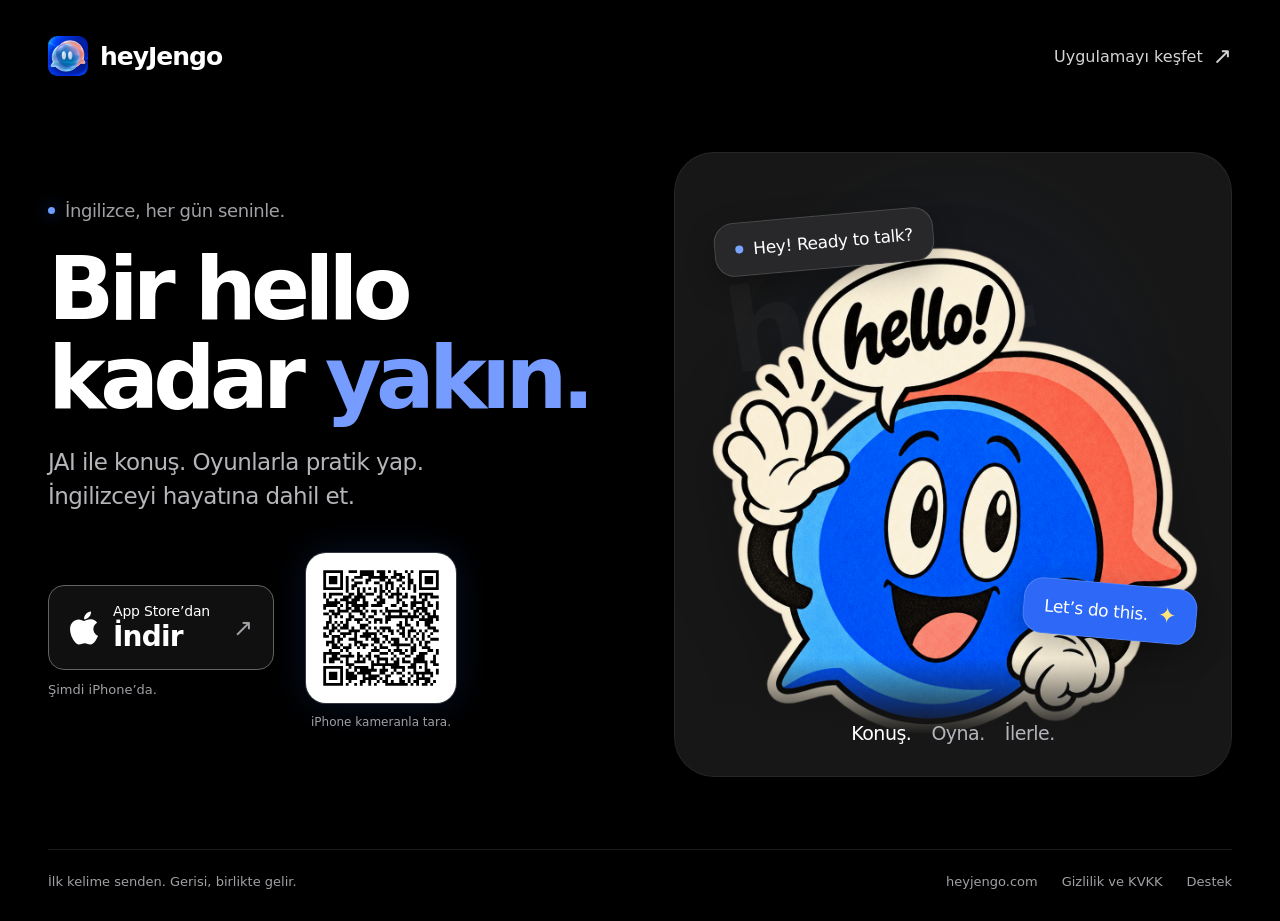
<file: indir/index.html>
<!doctype html>
<html lang="tr">
<head>
  <meta charset="utf-8">
  <meta name="viewport" content="width=device-width,initial-scale=1">
  <meta name="theme-color" content="#000000">
  <meta name="description" content="JAI ile konuş, oyunlarla pratik yap. heyJengo ile İngilizceyi hayatına dahil et. iPhone için App Store’dan indir.">
  <meta name="robots" content="noindex,follow">
  <title>heyJengo’yu indir — Bir hello ile başla.</title>
  <link rel="canonical" href="https://heyjengo.com/indir">
  <link rel="icon" href="/assets/favicon.png">
  <link rel="apple-touch-icon" href="/assets/apple-touch-icon.png">
  <link rel="stylesheet" href="/indir/download.css?v=20261120">
  <script src="/indir/qrcode-generator.js?v=2.0.4" defer></script>
  <script src="/indir/download.js?v=20261120" defer></script>
</head>
<body>
  <a class="skip" href="#main">İçeriğe geç</a>
  <div class="page">
    <header class="header">
      <a class="brand" href="/" aria-label="heyJengo ana sayfa"><img src="/assets/app-icon.png" alt="" width="40" height="40"><span>heyJengo</span></a>
      <a class="explore" href="/#kesfet">Uygulamayı keşfet <span aria-hidden="true">↗</span></a>
    </header>
    <main id="main" class="download">
      <section class="intro" aria-labelledby="title">
        <p class="eyebrow"><span aria-hidden="true"></span> İngilizce, her gün seninle.</p>
        <h1 id="title">Bir hello<br>kadar <span>yakın.</span></h1>
        <p class="description">JAI ile konuş. Oyunlarla pratik yap.<br>İngilizceyi hayatına dahil et.</p>
        <div class="download-options">
          <div class="store-option">
            <a class="store-badge" data-download-link data-download-placement="badge" href="https://apps.apple.com/tr/app/apple-store/id6833951608?pt=118863704&amp;ct=instagram_bio&amp;mt=8" aria-label="heyJengo’yu App Store’dan indir">
              <img src="/assets/apple.svg" alt="" width="30" height="38">
              <span><small>App Store’dan</small><strong>İndir</strong></span>
              <span class="badge-arrow" aria-hidden="true">↗</span>
            </a>
            <p class="availability">Şimdi iPhone’da.</p>
          </div>
          <div class="qr-option">
            <a class="qr-link" data-download-link data-download-placement="qr" href="https://apps.apple.com/tr/app/apple-store/id6833951608?pt=118863704&amp;ct=instagram_bio&amp;mt=8" aria-label="heyJengo App Store sayfasını açan QR kod">
              <span id="download-qr"><img src="/indir/default-qr.svg" alt="heyJengo App Store QR kodu" width="180" height="180"></span>
            </a>
            <p>iPhone kameranla tara.</p>
          </div>
        </div>
        <noscript><p class="noscript-note">Bağlantılar standart indirme sayfasını açar.</p></noscript>
      </section>
      <aside class="hello-world" aria-label="JAI, İngilizce pratik arkadaşın">
        <div class="hello-word" aria-hidden="true">hello.</div>
        <div class="conversation conversation-first"><span class="bubble-dot" aria-hidden="true"></span> Hey! Ready to talk?</div>
        <img class="jai" src="/assets/jai-hello.png" alt="El sallayan JAI, heyJengo’nun konuşma arkadaşı" width="1254" height="1254" fetchpriority="high">
        <div class="conversation conversation-last">Let’s do this. <span aria-hidden="true">✦</span></div>
        <div class="art-caption"><span>Konuş.</span><span>Oyna.</span><span>İlerle.</span></div>
      </aside>
    </main>
    <footer class="footer">
      <p>İlk kelime senden. Gerisi, birlikte gelir.</p>
      <nav aria-label="Alt menü"><a href="/">heyjengo.com</a><a href="/gizlilik/">Gizlilik ve KVKK</a><a href="/destek/">Destek</a></nav>
    </footer>
  </div>
</body>
</html>
</file>
<file: styles.css>
@charset "UTF-8";
.sr-only{position:absolute!important;width:1px!important;height:1px!important;padding:0!important;margin:-1px!important;overflow:hidden!important;clip:rect(0,0,0,0)!important;white-space:nowrap!important;border:0!important}
:root{color-scheme:dark;--ink:#fff;--muted:#969698;--blue:#2d69f6;--panel:#171717;--coral:#ff795d;--yellow:#ffe579;--font:-apple-system,BlinkMacSystemFont,"SF Pro Text","SF Pro",system-ui,"Segoe UI",sans-serif}
*{box-sizing:border-box}html{scroll-behavior:smooth;scroll-padding-top:30px}body{margin:0;background:#000;color:var(--ink);font-family:var(--font);font-size:18px;-webkit-font-smoothing:antialiased}body.dialog-open{overflow:hidden}button,a{-webkit-tap-highlight-color:transparent}button{font:inherit;color:inherit;cursor:pointer}a{color:inherit;text-decoration:none}button:focus-visible,a:focus-visible,summary:focus-visible{outline:3px solid var(--yellow);outline-offset:6px}button{border:0}img{max-width:100%;height:auto;display:block}h1,h2,h3,p{margin:0}svg{display:block}.svg-defs{position:absolute;width:0;height:0;overflow:hidden}.icon{width:22px;height:22px;fill:none;stroke:currentColor;stroke-width:1.8;stroke-linecap:round;stroke-linejoin:round;flex-shrink:0}.skip{position:fixed;left:16px;top:-100px;z-index:100;background:#fff;color:#000;padding:14px}.skip:focus{top:16px}.page{max-width:1728px;margin:auto;overflow:clip}.header{height:128px;padding:0 5%;display:flex;align-items:center;justify-content:space-between}.brand{display:inline-flex;align-items:center;gap:13px;font-size:26px;letter-spacing:-1px;font-weight:650}.brand img{border-radius:24%}.header nav{display:flex;gap:28px;font-size:20px}.header nav a{display:flex;align-items:center;gap:8px;text-decoration:underline;text-underline-offset:5px;text-decoration-color:#656565;transition:text-decoration-color .2s}.header nav a:hover{text-decoration-color:#fff}.header nav .icon{width:20px}
.hero{position:relative}.hero-copy{text-align:center;padding:106px 24px 0}.eyebrow{font-size:24px;color:var(--muted);font-weight:550;letter-spacing:-.7px}.hero h1{font-size:64px;line-height:1.0625;font-weight:590;letter-spacing:-3.2px;margin:18px 0 32px}.cta{display:inline-flex;align-items:center;justify-content:center;gap:12px;min-height:52px;padding:12px 25px;border-radius:30px;background:var(--blue);box-shadow:inset 0 0 0 1px #8eafff45;font-size:20px;font-weight:500;line-height:1.25;transition:transform .22s,background .22s}.cta:hover{background:#437cff;transform:translateY(-3px)}.cta:active{transform:translateY(0) scale(.98)}
.hero-art{position:relative;width:83.333%;max-width:1440px;aspect-ratio:1440/960;margin:100px auto 0;isolation:isolate}.hero-piece{position:absolute}.hero-phone-wrap{width:36.8%;left:31.6%;top:0;z-index:3}.phone{position:relative;aspect-ratio:719/1500;border-radius:17% / 8.14867%;background:linear-gradient(105deg,#71859b 0%,#253950 1.2%,#91a2b9 2%,#111923 3.5%,#101722 96.5%,#7e91ac 98%,#1f3043 99%,#a1b2c7 100%);box-shadow:inset 0 0 0 1px #9cabbc80,0 0 0 1px #101824,0 20px 70px #0006}.phone:before{content:"";position:absolute;left:-.5%;width:.7%;height:5%;top:18%;border-radius:2px;background:#45566e;box-shadow:0 47px #45566e}.phone:after{content:"";position:absolute;right:-.6%;width:.7%;height:9%;top:25%;border-radius:2px;background:#45566e}.display{position:absolute;inset:1.79420904% 3.7431343%;border-radius:14.32913% / 6.59067%;overflow:hidden;background:#090c12}.display img{display:block;width:100%;height:100%;object-fit:contain}.notifications{width:35.5%;left:0;top:7%;z-index:1}.art-label{font-size:24px;letter-spacing:-.5px;color:#969698;margin-bottom:18px}.coral{color:var(--coral)}.notification{display:flex;align-items:center;gap:18px;padding:19px 22px;margin-bottom:14px;border:1px solid #ffffff26;border-radius:40px;background:linear-gradient(165deg,#212121,#171717 65%,#242424);box-shadow:inset 0 2px 5px #fff1;color:#b1b1b4}.notification img{width:58px;height:58px;border-radius:13px;flex-shrink:0}.notification>div{min-width:0;flex:1}.notification span{font-size:25px;font-weight:600;color:#e6e6e6;display:block;white-space:nowrap}.notification small{font-weight:400;float:right;color:#858589}.notification p{font-size:23px;line-height:1.12;letter-spacing:-.8px;margin-top:3px}.notification.third{opacity:.7}.flame-sticker{width:33%;left:1%;top:36%;z-index:4;rotate:-12deg}.jai-sticker{width:26%;right:-5%;top:7%;z-index:2;rotate:10deg}.daily-card{width:43%;right:-2%;top:49%;z-index:5;border:1px solid #ffffff36;border-radius:48px;background:linear-gradient(145deg,#232323,#171717 70%);box-shadow:inset 0 1px 5px #fff2;padding:36px 38px 46px}.week-dots{display:flex;gap:10px;margin-bottom:32px}.week-dots i{height:23px;width:23px;background:#4bd170;border-radius:50%}.week-dots i:nth-last-child(-n+2){background:#494949}.daily-card p{font-size:28px;line-height:1.17;letter-spacing:-.6px;max-width:78%}.daily-card strong{font-weight:550}.tiny-word{position:absolute;right:20px;bottom:30px;font-size:33px;rotate:12deg;color:var(--coral);font-weight:800;font-style:italic}.comic-tag{right:0;top:36%;rotate:17deg;border:7px solid #fff;border-radius:18px;padding:10px 18px;background:#fff;color:#000;outline:3px solid #000;box-shadow:0 0 0 3px #fff;z-index:4}.comic-tag b{font-weight:950;font-size:32px;letter-spacing:-1.7px;display:block;line-height:1}.comic-tag b:first-letter{color:var(--blue)}.comic-tag span{display:block;font-size:13px;font-weight:850}.doodle{display:grid;place-items:center;border-radius:50%;z-index:4}.doodle svg{width:100%;height:100%;fill:none;stroke:#fff;stroke-width:1.8;stroke-linecap:round;stroke-linejoin:round;filter:drop-shadow(2px 2px 0 #000)}.doodle-mic{width:50px;height:60px;left:16%;top:-8%;rotate:25deg}.doodle-game{width:78px;height:78px;right:13%;top:-10%;background:#9450da;border:4px solid #352b39;padding:12px;rotate:16deg}.doodle-spark{width:45px;height:45px;right:2%;top:30%;rotate:-20deg}.doodle-spark svg{fill:var(--yellow);stroke:#fff}.word-tag{left:-6%;top:-10%;font-size:60px;line-height:1;color:var(--blue);font-weight:900;rotate:-20deg;-webkit-text-stroke:2px white;text-shadow:4px 4px #121212;z-index:2}.hero-fade{position:absolute;z-index:8;left:-10%;width:120%;height:30%;bottom:-4%;background:linear-gradient(transparent,#000 80%);pointer-events:none}.screen-selector{position:relative;z-index:10;display:flex;width:max-content;margin:-3% auto 0;padding:5px;border:1px solid #ffffff20;border-radius:30px;background:#101010}.screen-selector button{font-size:15px;color:#a6a6ab;background:transparent;padding:10px 18px;border-radius:22px;transition:background .2s,color .2s}.screen-selector button:hover{color:#fff}.screen-selector .active{color:#fff;background:#2a2a2c}
.section{text-align:center}.section-heading h2{font-size:48px;font-weight:590;line-height:1.21;letter-spacing:-1.9px}.section-heading>p{font-size:24px;color:var(--muted);line-height:1.4;letter-spacing:-.6px;margin-top:18px}.experiences{padding:125px 0 0}.demo-grid{display:grid;grid-template-columns:repeat(2,minmax(0,1fr));gap:50px;width:min(1100px,90%);margin:65px auto 55px}.demo-art{height:580px;position:relative;isolation:isolate;overflow:hidden}.demo-phone{width:250px;position:absolute;left:50%;top:5%;translate:-50% 0;rotate:3deg}.demo-art .demo-bottom-fade{position:absolute;z-index:3;inset:auto 0 0;height:32%;background:linear-gradient(transparent,#000 80%);pointer-events:none}.demo-icon{position:absolute;left:50%;bottom:0;translate:-50% 0;border-radius:23%;z-index:5}.chat-bubble{position:absolute;z-index:4;padding:15px 22px;border:1px solid #ffffff30;border-radius:22px;background:#232325;font-size:17px;box-shadow:0 5px 24px #0006}.chat-one{left:1%;top:42%;rotate:-7deg}.chat-two{right:0;top:60%;background:#2d69f6;rotate:4deg}.game-front{position:absolute;width:242px;top:3%;left:9%;rotate:-5deg;z-index:2}.game-back{position:absolute;width:220px;top:12%;right:5%;rotate:5deg;z-index:1}.demo h3{font-size:40px;letter-spacing:-1.8px;font-weight:590;margin-top:22px;line-height:1.15}.demo-play{margin:22px auto 0;min-height:44px;display:flex;align-items:center;gap:8px;padding:8px 13px;border-radius:24px;font-size:15px;background:#151515;color:#c6c6cb;transition:background .2s}.demo-play:hover{background:#292929;color:#fff}.demo-play .icon{width:15px;height:15px}.demo-description{font-size:21px;line-height:1.4;letter-spacing:-.5px;color:var(--muted);max-width:435px;margin:30px auto 0}
.features{padding:104px 0 0}.features .section-heading{max-width:950px;margin:auto;padding:0 24px}.feature-board{display:grid;grid-template-columns:1.05fr .83fr 1.3fr 1.08fr;grid-template-rows:250px 260px 140px 140px;gap:12px;width:90%;margin:64px auto 52px}.tile{position:relative;overflow:hidden;background:var(--panel);border-radius:34px;text-align:center;isolation:isolate}.tile h3{position:absolute;bottom:27px;left:18px;right:18px;font-size:18px;font-weight:450;line-height:1.17;letter-spacing:-.35px;z-index:4}.tile-talk{grid-column:1;grid-row:1 / 3}.tile-word{grid-column:2;grid-row:1}.tile-levels{grid-column:3;grid-row:1}.tile-streak{grid-column:4;grid-row:1}.tile-mascot{grid-column:1;grid-row:3 / 5}.tile-book{grid-column:2;grid-row:2}.tile-notice{grid-column:3;grid-row:2}.tile-games{grid-column:4;grid-row:2}.tile-path{grid-column:2 / 3;grid-row:3 / 5}.tile-listen{grid-column:3;grid-row:3 / 5}.tile-profile{grid-column:4;grid-row:3 / 5}.tile-talk-art{position:absolute;inset:32px 12% 55px;overflow:hidden;mask-image:linear-gradient(#000 70%,transparent 100%)}.tile-talk-art .phone{width:100%;rotate:-6deg;translate:0 5%}.word-cards{display:flex;flex-direction:column;padding:36px 22px 0;gap:9px}.word-cards span{border-radius:20px;border:1px solid #ffffff30;background:#293a54;padding:17px 13px;box-shadow:inset 0 2px 8px #d6ecff19;color:#fff;text-align:left;font-size:23px;letter-spacing:-.7px;rotate:-4deg}.word-cards span:last-child{background:#152231;rotate:2deg;display:flex;align-items:center;justify-content:space-between;font-size:20px}.word-cards .icon{color:#67c9ab;width:20px}.level-pills{display:flex;justify-content:center;align-items:center;gap:8px;padding:50px 22px 0}.level-pills span{position:relative;display:grid;place-items:center;font-weight:650;border-radius:16px;border:1px solid #ffffff26;background:#202020;width:45px;height:68px;font-size:21px;color:#a9a9ae}.level-pills .chosen{color:#fff;background:#263d7a;border-color:#5c89ff;height:99px;translate:0 -4px}.level-pills .icon{position:absolute;right:-8px;top:-12px;width:23px;height:23px;border-radius:50%;background:#417aff;stroke-width:3;padding:4px}.streak-graphic{display:flex;align-items:center;gap:8px;height:185px;padding:20px}.streak-graphic img{width:47%;rotate:-12deg}.streak-graphic div{text-align:left}.streak-graphic b{font-size:31px;line-height:1.1;letter-spacing:-1.2px;display:block}.streak-graphic span{font-size:15px;display:block;margin-top:8px;color:var(--muted)}.tile-mascot>img{width:220px;max-width:85%;height:220px;object-fit:contain;position:absolute;left:50%;top:-2px;translate:-50% 0;rotate:-8deg}.tile-book>img{width:205px;height:190px;object-fit:contain;margin:5px auto 0;rotate:8deg}.mini-notice{position:relative;z-index:3;display:flex;align-items:center;gap:12px;width:84%;margin:50px auto 0;padding:15px;border-radius:24px;background:linear-gradient(#424242,#252525);box-shadow:inset 0 1px 3px #fff5;text-align:left;border:1px solid #ffffff2a}.mini-notice img{width:44px;border-radius:10px}.mini-notice b{font-size:17px}.mini-notice p{font-size:15px;line-height:1.2;color:#bbb;margin-top:3px}.mini-notice>.icon{margin-left:auto;color:var(--yellow)}.notice-shadow{position:absolute;left:14%;right:14%;top:88px;height:85px;border-radius:25px;background:#282828;box-shadow:0 10px 0 -4px #333;border:1px solid #ffffff20;z-index:1}.mini-games{display:flex;gap:14px;justify-content:center;height:180px;padding:25px 20px 0;overflow:hidden;mask-image:linear-gradient(#000 65%,transparent)}.mini-games img{width:105px;height:auto;object-fit:cover;object-position:top;border-radius:18px 18px 0 0;align-self:flex-start;border:3px solid #636d82;rotate:-7deg}.mini-games img+img{rotate:8deg;translate:0 15px}.lesson-path{display:flex;position:relative;flex-direction:column;align-items:center;gap:12px;margin:20px auto;width:90%;rotate:12deg}.lesson-path:before{content:"";position:absolute;top:10px;bottom:10px;left:50%;border-left:5px dotted #4b4b52;z-index:-1}.lesson-path i{font-style:normal;font-weight:750;border-radius:50%;background:#2b303c;border:3px solid #4a5468;width:42px;height:42px;display:grid;place-items:center;color:#fff}.lesson-path i:nth-child(2){translate:26px 0}.lesson-path .current{background:var(--blue);border-color:#79a1ff;box-shadow:0 0 28px #3268ff33;translate:14px 0}.waveform{height:130px;margin:50px auto 0;display:flex;gap:7px;align-items:center;justify-content:center}.waveform i{width:7px;height:38%;background:#a7c8ff;border-radius:7px;transform:scaleY(.8)}.waveform i:nth-child(3n){height:78%;background:#fff}.waveform i:nth-child(3n+1){height:57%;background:#5896ff}.waveform i:nth-child(4n){height:26%}.profile-crop{position:absolute;top:26px;left:18%;right:18%;height:215px;overflow:hidden;mask-image:linear-gradient(#000 70%,transparent)}.profile-crop img{width:100%;height:auto;border:5px solid #777d8f;border-radius:30px;translate:0 -12px}.tile-profile h3{bottom:23px}
.closing{height:1450px;position:relative;isolation:isolate;margin-top:200px;overflow:hidden}.closing-wordmark{position:absolute;left:0;top:0;width:100%;font-size:clamp(230px,34vw,588px);font-weight:850;letter-spacing:-35px;line-height:.8;color:#171717;text-align:center;user-select:none}.closing-mascot{position:absolute;width:700px;max-width:66%;left:50%;top:220px;translate:-50% 0;rotate:-10deg;z-index:2}.closing-copy{position:absolute;bottom:40px;left:5%;right:5%;text-align:center;z-index:3}.closing-copy h2{font-size:48px;font-weight:590;letter-spacing:-2px}.closing-copy p{font-size:25px;color:#929295;margin-top:12px}.closing-copy .cta{margin-top:30px}.footer{padding:100px 5% 50px;display:flex;align-items:center;gap:30px;flex-wrap:wrap}.footer .brand{font-size:22px}.footer>p{color:#89898d;font-size:15px}.footer nav{margin-left:auto;display:flex;flex-wrap:wrap;gap:24px;font-size:14px;color:#a7a7ac}.footer a:hover{color:#fff}
dialog{border:1px solid #ffffff26;border-radius:30px;background:#171719;color:#fff;box-shadow:0 30px 100px #0009;padding:46px;max-width:calc(100vw - 32px);max-height:calc(100dvh - 32px);overflow:auto}dialog::backdrop{background:#000c;backdrop-filter:blur(8px)}.dialog-close{position:absolute;top:16px;right:16px;background:#303034;width:36px;height:36px;border-radius:50%;display:grid;place-items:center}.dialog-close .icon{width:18px;height:18px}.app-preview{display:flex;gap:42px;align-items:center;max-width:700px}.app-preview>.phone{width:210px;flex-shrink:0}.app-preview h2{font-size:40px;line-height:1.1;letter-spacing:-1.5px;margin:14px 0 20px}.app-preview .eyebrow{font-size:12px;letter-spacing:1.5px}.app-preview p{color:#b6b6be;line-height:1.5}.app-preview .cta{font-size:16px;margin-top:24px}.app-preview small{display:block;font-size:12px;line-height:1.5;color:#9999a3;margin-top:24px;max-width:300px}#conversation-dialog,#quiz-dialog{width:540px}.dialog-heading{display:flex;gap:14px;align-items:center;padding-right:20px}.dialog-heading img{border-radius:12px}.dialog-heading h2{font-size:24px;letter-spacing:-.7px}.dialog-heading p{font-size:13px;color:#a9a9b0;margin-top:5px}.demo-chat{margin:30px 0;display:flex;flex-direction:column;gap:13px;min-height:150px}.message{font-size:17px;line-height:1.4;padding:15px 18px;background:#303034;border-radius:20px 20px 20px 5px;max-width:90%;align-self:flex-start}.message.user{align-self:flex-end;background:var(--blue);border-radius:20px 20px 5px 20px}.reply-options{display:grid;gap:8px}.reply-options button,.reset-chat,.quiz-reset{border:1px solid #ffffff30;background:#202023;padding:13px 16px;border-radius:16px;text-align:left;font-size:15px}.reply-options button:hover,.quiz-choices button:hover{background:#30303b}.reset-chat,.quiz-reset{width:100%;text-align:center}.quiz-question{color:#b3b3bc;margin-bottom:25px}#quiz-dialog .eyebrow{font-size:12px;letter-spacing:1px}#quiz-dialog h2{font-size:58px;letter-spacing:-2px;margin:18px 0}.quiz-choices{display:grid;gap:10px}.quiz-choices button{padding:16px 20px;text-align:left;border-radius:16px;background:#262629;border:1px solid #ffffff20}.quiz-choices span{float:right;color:#8e8e9c}.quiz-choices .correct{background:#193c2c;border-color:#45c488}.quiz-choices .wrong{background:#4e2726;border-color:#ff877c}.quiz-feedback{min-height:46px;font-size:15px;line-height:1.4;color:#c4c4cd;margin:23px 0 10px}[hidden]{display:none!important}
.js .reveal{opacity:0;transform:translateY(24px);transition:opacity .7s,transform .7s cubic-bezier(.2,.7,.2,1)}.js .reveal.is-visible{opacity:1;transform:none}.hero-copy{animation:enter .8s both}.hero-art{animation:enter 1s .12s both}.float{animation:float 5s ease-in-out infinite;animation-play-state:paused}.is-inview .float{animation-play-state:running}.doodle-game{animation-delay:-1.5s}.jai-sticker{animation-delay:-3s}.waveform i{animation:wave 1.2s ease-in-out infinite alternate;animation-play-state:paused}.waveform i:nth-child(2n){animation-delay:-.5s}.waveform i:nth-child(3n){animation-delay:-.8s}.is-inview .waveform i{animation-play-state:running}@keyframes enter{from{opacity:0;transform:translateY(24px)}to{opacity:1;transform:none}}@keyframes float{0%,100%{translate:0 0}50%{translate:0 -12px}}@keyframes wave{from{transform:scaleY(.45)}to{transform:scaleY(1)}}
@supports(animation-timeline:view()){@media(prefers-reduced-motion:no-preference){.hero-art{view-timeline-name:--hero;view-timeline-axis:block}.hero-art [data-parallax=left]{animation:drift-left linear both;animation-timeline:--hero;animation-range:entry 10% exit 90%}.hero-art [data-parallax=right]{animation:drift-right linear both;animation-timeline:--hero;animation-range:entry 10% exit 90%}.closing-mascot{animation:mascot-pop linear both;animation-timeline:view();animation-range:entry 5% entry 90%}@keyframes drift-left{from{transform:translate(15px,20px) rotate(3deg)}to{transform:translate(-35px,-25px) rotate(-5deg)}}@keyframes drift-right{from{transform:translate(-15px,20px) rotate(-3deg)}to{transform:translate(35px,-25px) rotate(5deg)}}@keyframes mascot-pop{from{opacity:.3;transform:scale(.85) rotate(10deg)}to{opacity:1;transform:scale(1) rotate(0)}}}}
@media(min-width:1024px) and (max-width:1727px){.header{height:7.407vw}.hero-copy{padding-top:6.13vw}.hero h1{font-size:3.704vw;line-height:1.0625}.eyebrow{font-size:1.389vw}.hero-art{margin-top:5.787vw}.hero h1{letter-spacing:-.185vw}.notification{gap:1.04vw;padding:1.1vw 1.27vw;border-radius:2.315vw}.notification img{width:3.357vw;height:3.357vw}.notification span{font-size:1.447vw}.notification p{font-size:1.331vw}.art-label{font-size:1.389vw}.daily-card{padding:2.083vw 2.199vw 2.662vw;border-radius:2.778vw}.daily-card p{font-size:1.62vw}.week-dots{gap:.579vw;margin-bottom:1.852vw}.week-dots i{width:1.331vw;height:1.331vw}.tiny-word{font-size:1.91vw}.comic-tag b{font-size:1.852vw}.comic-tag span{font-size:.752vw}.section-heading h2{font-size:2.778vw}.section-heading>p{font-size:1.389vw}.feature-board{grid-template-rows:14.468vw 15.046vw 8.102vw 8.102vw}.tile{border-radius:1.967vw}.tile h3{font-size:1.042vw;bottom:1.56vw}.level-pills{padding-top:2.894vw;gap:.463vw}.level-pills span{width:2.604vw;height:3.935vw;font-size:1.215vw}.level-pills .chosen{height:5.73vw}.word-cards{padding-top:2.083vw;gap:.52vw}.word-cards span{font-size:1.331vw;padding:.984vw .752vw}.word-cards span:last-child{font-size:1.157vw}.streak-graphic{height:10.706vw}.streak-graphic b{font-size:1.794vw}.streak-graphic span{font-size:.868vw}.mini-notice{margin-top:2.894vw;padding:.868vw;gap:.694vw}.mini-notice img{width:2.546vw}.mini-notice b{font-size:.984vw}.mini-notice p{font-size:.868vw}.notice-shadow{top:5.093vw;height:4.919vw}.tile-book>img{height:11vw;width:11.86vw}.tile-mascot>img{width:12.731vw;height:12.731vw}.mini-games{height:10.417vw}.mini-games img{width:6.076vw}.waveform{height:7.523vw;margin-top:2.894vw;gap:.405vw}.waveform i{width:.405vw}.lesson-path{gap:.694vw;margin-top:1.157vw}.lesson-path i{width:2.431vw;height:2.431vw}.profile-crop{height:12.44vw}.closing{height:83.912vw}.closing-mascot{width:40.51vw;top:12.731vw}}
@media(max-width:1023px){.header{height:100px;padding:0 5%}.header nav{font-size:16px;gap:20px}.brand{font-size:23px}.brand img{width:36px;height:36px}.hero-copy{padding-top:65px}.hero h1{font-size:52px;letter-spacing:-2.6px}.eyebrow{font-size:20px}.hero-art{width:94%;margin-top:75px;aspect-ratio:940/790}.hero-phone-wrap{width:43%;left:28.5%}.notifications{width:37%;top:9%}.notification{padding:12px;gap:9px;border-radius:25px;margin-bottom:10px}.notification img{width:35px;height:35px;border-radius:8px}.notification span{font-size:16px}.notification p{font-size:15px;letter-spacing:-.4px}.notification small{display:none}.art-label{font-size:16px}.flame-sticker{left:-1%;top:38%;width:35%}.jai-sticker{width:29%;right:-2%;top:6%}.daily-card{top:52%;width:43%;padding:25px;border-radius:30px}.daily-card p{font-size:20px;max-width:100%}.week-dots{gap:7px;margin-bottom:20px}.week-dots i{width:16px;height:16px}.tiny-word{display:none}.comic-tag{right:0;top:36%;padding:6px 10px;border-width:4px}.comic-tag b{font-size:25px}.comic-tag span{font-size:10px}.word-tag{left:0;font-size:43px}.doodle-mic{left:18%;width:35px;height:44px}.doodle-game{right:9%;width:54px;height:54px;padding:8px}.doodle-spark{right:4%;width:30px;height:30px}.screen-selector{margin-top:-6%}.section-heading h2{font-size:40px}.section-heading>p{font-size:20px}.experiences{padding-top:115px}.demo-grid{gap:25px}.demo-art{height:470px}.demo-phone{width:205px}.game-front{width:190px;left:2%}.game-back{width:170px;right:0}.chat-bubble{font-size:13px;padding:11px 13px}.demo h3{font-size:29px;letter-spacing:-1px}.demo-description{font-size:17px}.features{padding-top:88px}.feature-board{grid-template-columns:repeat(2,minmax(0,1fr));grid-template-rows:none;grid-auto-rows:280px;gap:12px}.tile{grid-column:auto;grid-row:auto;border-radius:28px}.tile-talk{grid-row:span 2}.tile-talk-art{inset:30px 15% 60px}.tile-mascot{grid-row:span 2}.tile-mascot>img{width:95%;height:auto;top:60px}.tile-streak{grid-column:2}.tile-book{grid-column:1;grid-row:4}.tile-notice{grid-column:2;grid-row:4}.tile-games{grid-row:span 2}.tile-games .mini-games{height:450px;padding-top:40px}.mini-games img{width:42%}.tile h3{font-size:18px}.level-pills{gap:7px}.level-pills span{width:37px}.tile-profile{grid-column:1 / -1}.profile-crop{left:calc(50% - 110px);right:auto;width:220px}.closing{height:1050px;margin-top:150px}.closing-wordmark{font-size:39vw;letter-spacing:-20px}.closing-mascot{width:520px;top:140px}.closing-copy{bottom:35px}.closing-copy h2{font-size:42px}.footer{padding-top:70px;justify-content:center;text-align:center}.footer nav{margin-left:0;justify-content:center;width:100%}}
@media(max-width:600px){.header{height:92px;padding:0 23px}.brand{font-size:22px;gap:8px}.brand img{width:33px;height:33px}.header nav{gap:0;font-size:14px}.header nav a:first-child{display:none}.header nav .icon{width:16px}.hero-copy{padding:58px 20px 0}.eyebrow{font-size:17px;letter-spacing:-.4px}.hero h1{font-size:38px;line-height:1.08;letter-spacing:-1.8px;margin:16px 0 26px}.cta{font-size:16px;min-height:46px;padding:11px 22px;gap:9px}.cta .icon{width:19px;height:19px}.hero-art{width:100%;aspect-ratio:402/590;margin-top:65px}.hero-phone-wrap{width:65.5%;left:17.25%;top:0}.notifications{display:none;width:61%;left:2%;top:11%;z-index:4}.art-label{font-size:12px;margin-bottom:8px;text-shadow:0 1px 5px #000}.notification{padding:9px 10px;gap:8px;border-radius:20px;background:linear-gradient(#2a2a2a,#191919);margin:0 0 8px}.notification img{width:29px;height:29px;border-radius:7px}.notification span{font-size:12px}.notification p{font-size:12px;letter-spacing:-.25px;line-height:1.1}.notification:nth-child(n+3){display:none}.jai-sticker{width:43%;right:-6%;top:19%;z-index:5;rotate:13deg}.flame-sticker{width:48%;left:-11%;top:43%;z-index:4}.daily-card{width:66%;right:1%;top:64%;padding:18px 20px 22px;border-radius:26px}.daily-card p{font-size:17px;letter-spacing:-.5px}.week-dots{gap:6px;margin-bottom:14px}.week-dots i{width:12px;height:12px}.comic-tag{right:2%;top:5%;border-width:3px;border-radius:8px;rotate:16deg;padding:5px 7px}.comic-tag b{font-size:18px;letter-spacing:-.8px}.comic-tag span{font-size:6.5px}.doodle-mic{width:31px;height:36px;left:8%;top:-5%;rotate:25deg}.doodle-game{width:47px;height:47px;right:10%;top:-9%}.doodle-spark{width:24px;height:24px;right:5%;top:51%}.word-tag{font-size:35px;left:1%;top:31%;rotate:-18deg}.hero-fade{bottom:-2%;height:20%}.screen-selector{margin-top:-8%;padding:4px}.screen-selector button{font-size:13px;padding:9px 16px}.experiences{padding-top:105px}.section-heading{padding:0 24px}.section-heading h2{font-size:33px;letter-spacing:-1.4px;line-height:1.15}.section-heading>p{font-size:17px;line-height:1.4;margin-top:14px}.demo-grid{grid-template-columns:1fr;gap:68px;margin:45px auto;width:90%}.demo-art{height:500px;max-width:380px;margin:auto}.demo-phone{width:227px;top:3%}.game-front{width:220px;left:3%}.game-back{width:193px;right:1%;top:16%}.chat-bubble{font-size:14px;max-width:85%;padding:12px 15px}.chat-one{left:0;top:42%}.chat-two{top:61%}.demo h3{font-size:32px;letter-spacing:-1.5px;margin-top:20px}.demo-description{font-size:17px;max-width:320px;margin-top:23px}.demo-play{font-size:14px;margin-top:16px}.features{padding-top:72px}.features .section-heading{padding:0 24px}.feature-board{margin:45px auto 36px;gap:12px;width:calc(100% - 36px);grid-template-columns:1fr;grid-auto-rows:280px}.tile{grid-column:auto!important;grid-row:auto!important;border-radius:30px}.tile-talk{height:390px;grid-row:span 1!important}.feature-board{grid-template-rows:390px repeat(10,280px)}.tile-talk-art{left:calc(50% - 111px);right:auto;top:25px;width:222px;height:290px}.tile-talk-art .phone{rotate:0deg;translate:0 0}.tile-talk h3{bottom:24px}.tile-mascot>img{width:222px;height:222px;top:-8px;max-width:80%}.tile-book>img{width:215px;height:205px;margin-top:3px}.tile-games .mini-games{height:205px;padding-top:25px;gap:25px}.mini-games img{width:115px}.streak-graphic{height:210px;max-width:350px;margin:auto;padding:25px}.streak-graphic b{font-size:37px}.streak-graphic span{font-size:17px}.level-pills{padding-top:52px;gap:8px}.level-pills span{width:39px;height:76px;font-size:22px}.level-pills .chosen{height:104px}.word-cards{max-width:290px;margin:auto;padding-top:35px}.word-cards span{font-size:24px}.word-cards span:last-child{font-size:21px}.mini-notice{margin-top:56px;padding:17px;max-width:320px}.mini-notice b{font-size:18px}.mini-notice p{font-size:16px}.notice-shadow{top:100px;height:80px}.lesson-path{flex-direction:row;rotate:-8deg;justify-content:center;gap:15px;margin-top:73px}.lesson-path:before{left:18%;right:18%;top:50%;bottom:auto;border-left:none;border-top:5px dotted #4b4b52}.lesson-path i{width:50px;height:50px}.lesson-path i:nth-child(2){translate:0 -16px}.lesson-path .current{translate:0 -8px}.waveform{height:120px;margin-top:46px}.tile h3{font-size:18px;bottom:28px;line-height:1.25}.profile-crop{height:205px;top:20px;left:calc(50% - 110px)}.closing{height:820px;margin-top:135px}.closing-wordmark{font-size:45vw;letter-spacing:-9px;line-height:.85;top:0;left:-3%;width:106%}.closing-mascot{max-width:none;width:87%;top:85px;rotate:-10deg}.closing-copy{bottom:30px}.closing-copy h2{font-size:36px;letter-spacing:-1.7px}.closing-copy p{font-size:21px}.footer{padding:50px 24px 35px;gap:20px}.footer .brand{font-size:22px}.footer>p{width:100%;font-size:14px}.footer nav{gap:18px 23px;font-size:12px;padding-top:12px}.app-preview{flex-direction:column;gap:25px;text-align:center}.app-preview>.phone{width:155px}.app-preview h2{font-size:31px}.app-preview small{margin-inline:auto}.app-preview p{font-size:15px}.app-preview .cta{font-size:15px}dialog{padding:48px 23px 27px;border-radius:24px}#conversation-dialog{padding-top:55px}.dialog-heading h2{font-size:21px}.dialog-heading{gap:10px}.dialog-heading img{width:39px;height:39px}.dialog-heading p{font-size:11px}.message{font-size:15px}.quiz-choices button{font-size:16px}#quiz-dialog h2{font-size:48px}.quiz-question{font-size:16px}}
@media(max-width:359px){.header{padding:0 16px}.header nav{font-size:12px}.brand{font-size:19px}.brand img{width:28px;height:28px}.hero h1{font-size:32px;letter-spacing:-1.5px}.hero-copy{padding-top:45px}.hero-art{margin-top:60px}.daily-card{padding:15px}.daily-card p{font-size:15px}.notification p,.notification span{font-size:10px}.art-label{font-size:10px}.section-heading h2{font-size:29px}.section-heading>p{font-size:16px}.demo-art{height:440px}.demo-phone{width:200px}.game-front{width:192px}.game-back{width:166px}.demo h3{font-size:28px}.level-pills{gap:5px;padding-inline:13px}.level-pills span{width:33px;font-size:19px}.closing{height:700px}.closing-copy h2{font-size:31px}.closing-mascot{top:80px}.hero-fade{height:18%}}
@media(prefers-reduced-motion:reduce){html{scroll-behavior:auto}*,*::before,*::after{animation:none!important;transition:none!important}.js .reveal{opacity:1;transform:none}.hero-piece{transform:none!important}.closing-mascot{opacity:1!important}}

/* Store CTA, and a device-level fade so the phone cannot reappear below the hero. */
.app-store-cta{background:linear-gradient(180deg,#0874ff,#0065ed);box-shadow:inset 0 1px 2px #ffffff30;gap:14px}
.app-store-cta:hover{background:linear-gradient(180deg,#2487ff,#0871f7)}
.apple-mark{width:21px;height:25px;object-fit:contain;flex:none}
.hero-phone-wrap{mask-image:linear-gradient(to bottom,#000 62%,transparent 86%)}
</file>
<file: device.css>
/* The generated frame is 873 × 1801. Its display is aligned to the
   original 1206 × 2622 screenshots without stretching or letterboxing. */
.phone {
  aspect-ratio: 873 / 1801;
  isolation: isolate;
  background: none;
  border-radius: 0;
  box-shadow: none;
}
.phone::before {
  content: "";
  position: absolute;
  inset: 2.5% 5%;
  width: auto;
  height: auto;
  border-radius: 15.5% / 7.13%;
  background: #000;
  box-shadow: none;
  z-index: 0;
}
.phone::after {
  content: "";
  position: absolute;
  inset: 0;
  width: 100%;
  height: 100%;
  border-radius: 0;
  background: url("assets/iphone-orange-frame.png") center / 100% 100% no-repeat;
  box-shadow: none;
  pointer-events: none;
  z-index: 1;
}
.phone > .display {
  inset: 2.998334% 5.498282% auto 5.383734%;
  aspect-ratio: 1206 / 2622;
  border-radius: 15.5% / 7.13%;
  background: #000;
  z-index: 2;
}
.phone > .display > img {
  width: 100%;
  height: 100%;
  object-fit: cover;
}
</file>
<file: bento.css>
/* Reference-proportioned feature collage. Load after styles.css and device.css. */
.feature-board.feature-board-v2 {
  --bu: 1cqw;
  --bento-panel: #171717;
  container-type: inline-size;
  display: grid;
  grid-template-columns: 24.3fr 49.6fr 24.7fr;
  grid-template-rows: minmax(0, 1fr);
  grid-auto-rows: auto;
  gap: .7%;
  width: 90%;
  aspect-ratio: 4300 / 2357;
  margin: 64px auto 52px;
  text-align: center;
}
.feature-board-v2 .bento-column,
.feature-board-v2 .bento-row { display: grid; min-width: 0; min-height: 0; gap: calc(.7 * var(--bu)); }
.feature-board-v2 .bento-left { grid-template-rows: 44fr 56fr; }
.feature-board-v2 .bento-center { grid-template-rows: 32.4fr 32.4fr 33fr; }
.feature-board-v2 .bento-right { grid-template-rows: 29.6fr 36fr 33fr; }
.feature-board-v2 .bento-row { grid-template-columns: 39.5fr 60.5fr; }
.feature-board-v2 .bento-row-bottom { grid-template-columns: 60.5fr 39.5fr; }
.feature-board-v2 .bento-card {
  position: relative;
  isolation: isolate;
  overflow: hidden;
  min-width: 0;
  min-height: 0;
  height: auto;
  grid-area: auto;
  border-radius: calc(2.35 * var(--bu));
  background: var(--bento-panel);
  color: #f7f7f7;
  text-align: center;
}
.feature-board-v2 .bento-card h3 {
  position: absolute;
  z-index: 5;
  inset: auto 5% 7%;
  margin: 0;
  font-size: calc(1.12 * var(--bu));
  line-height: 1.22;
  letter-spacing: -.025em;
  font-weight: 450;
}
.feature-board-v2 .icon { width: calc(1.15 * var(--bu)); height: calc(1.15 * var(--bu)); }
.feature-board-v2 .phone { margin: 0; rotate: 0deg; translate: none; }
.feature-board-v2 .display > img { object-fit: contain; }
.feature-board-v2 .bento-purple { background: linear-gradient(145deg, #c03bdd, #9123b9); box-shadow: inset 0 1px 2px #f1a9ff66; }

/* The bottom of a full-size device, with its upper edge outside the crop. */
.feature-board-v2 .bento-voice-crop { position: absolute; inset: 0 0 23%; overflow: hidden; mask-image: linear-gradient(transparent 1%, #000 23%, #000 100%); }
.feature-board-v2 .bento-voice .phone { position: absolute; width: 80%; left: 10%; bottom: 5%; }
.feature-board-v2 .bento-voice-screen { position: absolute; inset: 0; background: #080808; text-align: left; }
.feature-board-v2 .bento-voice-ghost { position: absolute; left: 7%; right: 7%; bottom: 35%; opacity: .26; }
.feature-board-v2 .bento-voice-ghost span { display: block; font-size: calc(1.03 * var(--bu)); }
.feature-board-v2 .bento-voice-ghost small { display: block; font-size: calc(.74 * var(--bu)); color: #929298; margin-top: 5%; }
.feature-board-v2 .bento-voice-bottom { position: absolute; inset: auto 6% 8%; }
.feature-board-v2 .bento-voice-bottom > p { font-size: calc(.94 * var(--bu)); line-height: 1.3; letter-spacing: -.018em; margin-bottom: 8%; }
.feature-board-v2 .bento-voice-controls { display: flex; align-items: center; gap: 3%; }
.feature-board-v2 .bento-wave { flex: 1; display: flex; align-items: center; justify-content: space-between; height: calc(1.45 * var(--bu)); gap: calc(.09 * var(--bu)); }
.feature-board-v2 .bento-wave i { width: calc(.11 * var(--bu)); height: 40%; border-radius: 3px; background: #fafafa; transform-origin: center; animation: bento-wave 1.1s ease-in-out infinite alternate; animation-play-state: paused; }
.feature-board-v2 .bento-wave i:nth-child(3n) { height: 75%; animation-delay: -.35s; }
.feature-board-v2 .bento-wave i:nth-child(4n) { height: 100%; animation-delay: -.65s; }
.feature-board-v2 .bento-wave i:nth-child(5n) { height: 25%; animation-delay: -.8s; }
.feature-board-v2 .is-inview .bento-wave i { animation-play-state: running; }
.feature-board-v2 .bento-round { width: calc(2.5 * var(--bu)); height: calc(2.5 * var(--bu)); flex: 0 0 auto; border-radius: 50%; display: flex; align-items: center; justify-content: center; gap: 10%; }
.feature-board-v2 .bento-pause { background: linear-gradient(#1a1a1a, #292929); box-shadow: inset 0 1px 2px #ffffff20; }
.feature-board-v2 .bento-pause i { height: 30%; width: 6%; border-radius: 2px; background: #fff; }
.feature-board-v2 .bento-round .icon { width: 55%; height: 55%; }
.feature-board-v2 .bento-voice h3 { bottom: 8.5%; }
.feature-board-v2 .bento-reactions > img { position: absolute; width: 105%; max-width: none; height: 88%; left: -2.5%; top: 1%; object-fit: contain; }
.feature-board-v2 .bento-reactions h3 { bottom: 4.5%; }

/* The two middle columns change proportions in the lower row. */
.feature-board-v2 .bento-word-pills { position: absolute; inset: 10% 9% auto; }
.feature-board-v2 .bento-word-pill { display: flex; align-items: center; gap: 5%; min-height: calc(4.1 * var(--bu)); border: 1px solid #b4dded40; border-radius: calc(2.25 * var(--bu)); padding: 6% 8%; background: linear-gradient(180deg,#22282b 0%,#1a2830 45%,#17516c 100%); box-shadow: inset 0 1px 2px #c3eaff4a, inset 0 -1px 3px #b6eeff4d, 0 4px 15px #0005; color: #f5fafc; }
.feature-board-v2 .bento-word-pill > span[lang] { font-size: calc(1.08 * var(--bu)); letter-spacing: -.035em; }
.feature-board-v2 .bento-word-pill > .icon { color: #bedef2; width: calc(.93 * var(--bu)); height: calc(.93 * var(--bu)); }
.feature-board-v2 .bento-pill-type { margin-left: auto; color: #b1c7d1; background: #ffffff0e; border-radius: 5px; padding: 3% 5%; font-size: calc(.64 * var(--bu)); }
.feature-board-v2 .bento-word-answer { position: relative; margin-top: 5%; min-height: calc(5.1 * var(--bu)); border-radius: calc(1.9 * var(--bu)); background: linear-gradient(165deg,#173e52,#132a34 80%); font-size: calc(.96 * var(--bu)); font-weight: 570; }
.feature-board-v2 .bento-word-answer::after { content: ""; position: absolute; inset: 10% 4%; border: 1px solid #ffffff25; border-radius: inherit; pointer-events: none; }
.feature-board-v2 .bento-word-answer img { width: 23%; height: auto; border-radius: 25%; }
.feature-board-v2 .bento-word-answer > .icon { margin-left: auto; color: #79d9c1; }
.feature-board-v2 .bento-words::after { content: ""; position: absolute; z-index: -1; width: 92%; height: 50%; left: 4%; top: 20%; background: radial-gradient(ellipse,#07516f5e,transparent 70%); }
.feature-board-v2 .bento-mode-options { display: flex; align-items: center; gap: 2%; position: absolute; inset: 10% 8% 25%; }
.feature-board-v2 .bento-mode { display: flex; flex-direction: column; align-items: center; justify-content: center; position: relative; width: 33.333%; height: 87%; border-radius: calc(1.05 * var(--bu)); }
.feature-board-v2 .bento-mode > img { width: 96%; height: 65%; object-fit: contain; }
.feature-board-v2 .bento-mode > span:not(.bento-mode-check) { margin-top: 2%; font-size: calc(1.03 * var(--bu)); }
.feature-board-v2 .bento-mode > .icon { margin-top: 8%; width: calc(.7 * var(--bu)); height: calc(.7 * var(--bu)); color: #c28ce4; }
.feature-board-v2 .bento-mode-selected { height: 100%; background: #39213d88; border: 1px solid #ae4abb66; }
.feature-board-v2 .bento-mode-check { position: absolute; z-index: 2; top: 7%; right: 7%; width: calc(1.32 * var(--bu)); height: calc(1.32 * var(--bu)); background: #b83cce; color: #301338; border-radius: 50%; display: grid; place-items: center; }
.feature-board-v2 .bento-mode-check .icon { width: 60%; height: 60%; stroke-width: 3; }
.feature-board-v2 .bento-modes h3 { bottom: 11.5%; }
.feature-board-v2 .bento-app-grid { display: grid; grid-template-columns: repeat(6,1fr); gap: 6% 4%; position: absolute; inset: 14% 10% 29%; align-content: center; }
.feature-board-v2 .bento-app-tile { display: grid; place-items: center; grid-column: span 2; aspect-ratio: 1; border-radius: 25%; background: linear-gradient(155deg,#fff,#e7e7eb); box-shadow: inset 0 1px 2px #fff9,0 3px 10px #0003; color: #17394c; overflow: hidden; }
.feature-board-v2 .bento-app-tile:nth-child(4) { grid-column: 2 / 4; }
.feature-board-v2 .bento-app-tile:nth-child(5) { grid-column: 4 / 6; }
.feature-board-v2 .bento-app-tile > .icon { width: 64%; height: 64%; stroke-width: 1.5; }
.feature-board-v2 .bento-app-jai img { width: 100%; height: 100%; }
.feature-board-v2 .bento-app-book { color: #446b63; }
.feature-board-v2 .bento-app-game { background: linear-gradient(#21efdc,#0b7bcc); color: #e8ffff; }
.feature-board-v2 .bento-app-flame { background: linear-gradient(#e3ed8b,#38a7bc); }
.feature-board-v2 .bento-app-flame img { width: 88%; height: 88%; object-fit: contain; }
.feature-board-v2 .bento-apps h3 { bottom: 8.5%; }
.feature-board-v2 .bento-notification-stack { position: absolute; top: 27%; left: 6%; width: 88%; height: 42%; }
.feature-board-v2 .bento-glass-note { position: absolute; height: 66%; border: 1px solid #d9d9d94d; background: linear-gradient(170deg,#383838 0%,#555 76%,#6d6d6d 100%); box-shadow: inset 0 1px 3px #ffffff40, inset 0 -2px 3px #ffffff17,0 8px 12px #0003; border-radius: calc(1.7 * var(--bu)); }
.feature-board-v2 .bento-note-back { inset: 25% 12% auto; opacity: .5; }
.feature-board-v2 .bento-note-middle { inset: 13% 6% auto; opacity: .7; }
.feature-board-v2 .bento-note-front { inset: 0 0 auto; display: flex; align-items: center; gap: 3.5%; padding: 5%; text-align: left; }
.feature-board-v2 .bento-note-front > img { width: 12%; height: auto; border-radius: 24%; }
.feature-board-v2 .bento-note-front > div { flex: 1; min-width: 0; }
.feature-board-v2 .bento-note-front p { display: flex; justify-content: space-between; align-items: center; font-size: calc(1.2 * var(--bu)); margin-bottom: 2%; }
.feature-board-v2 .bento-note-front b { font-weight: 550; }
.feature-board-v2 .bento-note-front p span { color: #d4d4d4; font-size: calc(.8 * var(--bu)); }
.feature-board-v2 .bento-note-front > div > span { display: block; white-space: nowrap; font-size: calc(1.03 * var(--bu)); letter-spacing: -.03em; }
.feature-board-v2 .bento-notifications h3 { bottom: 8.5%; }
.feature-board-v2 .bento-dashboard-crop { position: absolute; top: 12%; left: 7%; width: 59%; height: 65%; overflow: hidden; border: 1px solid #ffffff38; border-radius: calc(1.8 * var(--bu)); background: #eff2fa; }
.feature-board-v2 .bento-dashboard-crop > img { width: 100%; max-width: none; height: auto; transform: translateY(-7.6%); }
.feature-board-v2 .bento-dashboard-tools { display: grid; grid-template-columns: repeat(2,minmax(0,1fr)); grid-template-rows: repeat(2,minmax(0,1fr)); gap: 6%; position: absolute; top: 12%; right: 6%; width: 26%; aspect-ratio: 1; }
.feature-board-v2 .bento-dashboard-tools > span { display: grid; place-items: center; min-width: 0; min-height: 0; aspect-ratio: 1; border-radius: 37%; background: linear-gradient(#202020,#2c2c2c); border: 1px solid #ffffff23; box-shadow: inset 0 1px 2px #ffffff15; }
.feature-board-v2 .bento-dashboard-tools img { width: 90%; height: 90%; object-fit: contain; }
.feature-board-v2 .bento-dashboard-tools .icon { width: 55%; height: 55%; stroke-width: 1.7; }
.feature-board-v2 .bento-dashboard-tools .bento-purple { background: linear-gradient(145deg,#a337c1,#702593); }
.feature-board-v2 .bento-dashboard-nav { display: flex; justify-content: space-around; position: absolute; top: 61%; left: 7%; width: 59%; padding: 4% 0; border-top: 1px solid #e5e8ec; border-radius: 0 0 calc(1.6 * var(--bu)) calc(1.6 * var(--bu)); background: #eff2faf5; color: #5d6670; font-size: calc(.85 * var(--bu)); }
.feature-board-v2 .bento-dashboard-nav span:first-child { color: #3475f4; }
.feature-board-v2 .bento-dashboard::after { content: ""; position: absolute; z-index: 3; inset: 48% 0 0; background: linear-gradient(to bottom, transparent, var(--bento-panel) 55%); pointer-events: none; }
.feature-board-v2 .bento-dashboard h3 { bottom: 6.5%; }
.feature-board-v2 .bento-mini-pair { display: grid; grid-template-rows: 1fr 1fr; gap: calc(.7 * var(--bu)); min-width: 0; min-height: 0; }
.feature-board-v2 .bento-mini { display: flex; align-items: center; justify-content: space-between; gap: 8%; padding: 9% 11%; }
.feature-board-v2 .bento-mini-icon { width: 37%; aspect-ratio: 1; border-radius: 43%; display: grid; place-items: center; flex-shrink: 0; background: linear-gradient(145deg,#35302a,#232323); border: 1px solid #ffffff30; box-shadow: inset 0 1px 3px #ffffff20; }
.feature-board-v2 .bento-mini-icon img { width: 100%; height: 100%; object-fit: contain; }
.feature-board-v2 .bento-mini-icon .icon { width: 58%; height: 58%; color: #16dacf; stroke-width: 1.7; }
.feature-board-v2 .bento-mini-vocabulary .bento-mini-icon { background: linear-gradient(145deg,#293c38,#202e2c); }
.feature-board-v2 .bento-mini h3 { position: static; width: 55%; font-size: calc(1.1 * var(--bu)); text-align: left; }

/* Three device closeups in the right column. */
.feature-board-v2 .bento-practice-crop { position: absolute; inset: 0 0 23%; overflow: hidden; mask-image: linear-gradient(#000 58%,transparent 100%); }
.feature-board-v2 .bento-practice .phone { position: absolute; width: 82%; left: 9%; top: 17%; }
.feature-board-v2 .bento-practice-screen { position: absolute; inset: 0; padding: 12% 4% 0; background: radial-gradient(ellipse at 15% 8%,#52483a 0%,#191919 28%,#060606 49%); }
.feature-board-v2 .bento-practice-header { display: flex; align-items: center; gap: 5%; background: #030303; padding: 11% 7% 9%; border-radius: calc(2.1 * var(--bu)); text-align: left; }
.feature-board-v2 .bento-practice-header > div { flex: 1; min-width: 0; }
.feature-board-v2 .bento-practice-header b { display: block; font-size: calc(.95 * var(--bu)); font-weight: 550; white-space: nowrap; }
.feature-board-v2 .bento-practice-header > div > span { display: block; font-size: calc(.66 * var(--bu)); color: #b5b5b8; white-space: nowrap; margin-top: 8%; }
.feature-board-v2 .bento-practice-ring { width: 20%; aspect-ratio: 1; border: calc(.1 * var(--bu)) solid #e1ca38; border-bottom-color: #676021; border-radius: 50%; display: grid; place-items: center; }
.feature-board-v2 .bento-practice-ring .icon { width: 50%; height: 50%; }
.feature-board-v2 .bento-practice-check { display: grid; place-items: center; width: 17%; aspect-ratio: 1; border-radius: 50%; background: #26c466; color: #061d0e; }
.feature-board-v2 .bento-practice-check .icon { width: 62%; height: 62%; stroke-width: 2.8; }
.feature-board-v2 .bento-practice-progress { display: flex; gap: 3%; margin: 8% 7% 0; }
.feature-board-v2 .bento-practice-progress i { height: calc(.23 * var(--bu)); flex: 1; background: #49454b; border-radius: 5px; }
.feature-board-v2 .bento-practice-progress i:first-child { background: #b63dd3; }
.feature-board-v2 .bento-practice-screen > p { text-align: center; margin-top: 5%; color: #d1cbd3; font-size: calc(.76 * var(--bu)); }
.feature-board-v2 .bento-practice h3 { bottom: 18%; }
.feature-board-v2 .bento-games-crop { position: absolute; inset: 0 0 19%; overflow: hidden; mask-image: linear-gradient(transparent,#000 13%,#000 65%,transparent); }
.feature-board-v2 .bento-game-rear { position: absolute; width: 56%; left: 7%; top: 15%; rotate: -3deg; }
.feature-board-v2 .bento-game-front { position: absolute; width: 49%; right: 10%; top: -10%; rotate: 2deg; z-index: 2; }
.feature-board-v2 .bento-games h3 { bottom: 7%; }
.feature-board-v2 .bento-widget-crop { position: absolute; inset: 0 0 14%; overflow: hidden; mask-image: linear-gradient(#000 54%,transparent 100%); }
.feature-board-v2 .bento-widget .phone { position: absolute; width: 82%; left: 9%; top: 13%; }
.feature-board-v2 .bento-word-widget { position: absolute; top: 9%; left: 4%; right: 4%; background: linear-gradient(145deg,#34363cf5,#15181df2); border: 1px solid #ffffff2a; border-radius: calc(1.5 * var(--bu)); box-shadow: 0 8px 20px #0004; padding: 6%; text-align: left; }
.feature-board-v2 .bento-word-widget > div { display: flex; align-items: center; gap: 5%; color: #b4bbc6; font-size: calc(.65 * var(--bu)); }
.feature-board-v2 .bento-word-widget > div > img { width: 11%; height: auto; border-radius: 23%; }
.feature-board-v2 .bento-word-widget > p { display: grid; grid-template-columns: 1fr auto; margin-top: 7%; row-gap: calc(.15 * var(--bu)); }
.feature-board-v2 .bento-word-widget b { font-size: calc(1.16 * var(--bu)); font-weight: 550; }
.feature-board-v2 .bento-word-widget p > span { grid-column: 1; color: #c7cbd4; font-size: calc(.8 * var(--bu)); }
.feature-board-v2 .bento-word-widget p > .icon { grid-column: 2; grid-row: 1 / 3; align-self: center; color: #8fe2c3; }
.feature-board-v2 .bento-widget h3 { bottom: 7%; }

@keyframes bento-wave { from { transform: scaleY(.62); } to { transform: scaleY(1); } }
@media (hover: hover) and (prefers-reduced-motion: no-preference) {
  .feature-board-v2 .bento-mode > img { transition: transform .25s ease; }
  .feature-board-v2 .bento-modes:hover .bento-mode > img { transform: translateY(-3%); }
}
@media (max-width: 1023px) and (min-width: 601px) {
  .feature-board.feature-board-v2 { --bu: 2cqw; aspect-ratio: auto; grid-template-columns: repeat(2,minmax(0,1fr)); grid-template-rows: repeat(6,33cqw); gap: 12px; }
  .feature-board-v2 .bento-column,.feature-board-v2 .bento-row { display: contents; }
  .feature-board-v2 .bento-voice { grid-column: 1; grid-row: 1; }
  .feature-board-v2 .bento-words { grid-column: 2; grid-row: 1; }
  .feature-board-v2 .bento-reactions { grid-column: 1; grid-row: 2 / 4; }
  .feature-board-v2 .bento-modes { grid-column: 2; grid-row: 2; }
  .feature-board-v2 .bento-apps { grid-column: 2; grid-row: 3; }
  .feature-board-v2 .bento-notifications { grid-column: 1; grid-row: 4; }
  .feature-board-v2 .bento-dashboard { grid-column: 2; grid-row: 4; }
  .feature-board-v2 .bento-mini-pair { grid-column: 1; grid-row: 5; }
  .feature-board-v2 .bento-practice { grid-column: 2; grid-row: 5; }
  .feature-board-v2 .bento-games { grid-column: 1; grid-row: 6; }
  .feature-board-v2 .bento-widget { grid-column: 2; grid-row: 6; }
  .feature-board-v2 .bento-card h3 { font-size: calc(1.05 * var(--bu)); }
  .feature-board-v2 .bento-mini h3 { font-size: calc(1.1 * var(--bu)); }
  .feature-board-v2 .bento-reactions > img { height: 87%; }
  .feature-board-v2 .bento-voice .phone { width: 68%; left: 16%; }
  .feature-board-v2 .bento-voice-bottom > p { font-size: calc(.83 * var(--bu)); }
  .feature-board-v2 .bento-note-front > div > span { font-size: calc(.87 * var(--bu)); }
  .feature-board-v2 .bento-mode-options { inset-inline: 5%; }
  .feature-board-v2 .bento-mode > span:not(.bento-mode-check) { font-size: calc(.9 * var(--bu)); }
}
@media (max-width: 600px) {
  .feature-board.feature-board-v2 { --bu: 4cqw; display: flex; flex-direction: column; aspect-ratio: auto; width: calc(100% - 36px); gap: 12px; margin: 45px auto 36px; }
  .feature-board-v2 .bento-column,.feature-board-v2 .bento-row { display: contents; }
  .feature-board-v2 .bento-card,.feature-board-v2 .bento-mini-pair { flex: none; width: 100%; min-height: 0; }
  .feature-board-v2 .bento-voice { aspect-ratio: 1.02; }
  .feature-board-v2 .bento-reactions { aspect-ratio: .78; }
  .feature-board-v2 .bento-words { aspect-ratio: 1.2; }
  .feature-board-v2 .bento-modes { aspect-ratio: 1.55; }
  .feature-board-v2 .bento-apps { aspect-ratio: 1.02; }
  .feature-board-v2 .bento-notifications { aspect-ratio: 1.35; }
  .feature-board-v2 .bento-dashboard { aspect-ratio: 1.3; }
  .feature-board-v2 .bento-mini-pair { aspect-ratio: 1.25; gap: 12px; }
  .feature-board-v2 .bento-practice { aspect-ratio: 1.35; }
  .feature-board-v2 .bento-games { aspect-ratio: 1.08; }
  .feature-board-v2 .bento-widget { aspect-ratio: 1.15; }
  .feature-board-v2 .bento-card h3 { font-size: calc(1.24 * var(--bu)); }
  .feature-board-v2 .bento-mini { padding: 6% 12%; }
  .feature-board-v2 .bento-mini h3 { font-size: calc(1.35 * var(--bu)); }
  .feature-board-v2 .bento-mini-icon { width: 29%; }
  .feature-board-v2 .bento-voice-bottom > p { font-size: calc(1.05 * var(--bu)); }
  .feature-board-v2 .bento-round { width: calc(2.9 * var(--bu)); height: calc(2.9 * var(--bu)); }
  .feature-board-v2 .bento-word-pills { inset-inline: 12%; }
  .feature-board-v2 .bento-word-pill { min-height: calc(5.1 * var(--bu)); }
  .feature-board-v2 .bento-word-pill > span[lang] { font-size: calc(1.32 * var(--bu)); }
  .feature-board-v2 .bento-word-answer { min-height: calc(6.2 * var(--bu)); font-size: calc(1.25 * var(--bu)); }
  .feature-board-v2 .bento-pill-type { font-size: calc(.8 * var(--bu)); }
  .feature-board-v2 .bento-app-grid { inset: 13% 13% 28%; }
  .feature-board-v2 .bento-note-front p { font-size: calc(1.35 * var(--bu)); }
  .feature-board-v2 .bento-note-front > div > span { font-size: calc(1.03 * var(--bu)); }
  .feature-board-v2 .bento-notification-stack { top: 28%; height: 43%; }
  .feature-board-v2 .bento-dashboard-tools { top: 13%; }
  .feature-board-v2 .bento-practice-header b { font-size: calc(1.1 * var(--bu)); }
  .feature-board-v2 .bento-practice-header > div > span { font-size: calc(.8 * var(--bu)); }
  .feature-board-v2 .bento-practice-screen > p { font-size: calc(.87 * var(--bu)); }
}
@media (prefers-reduced-motion: reduce) {
  .feature-board-v2 *, .feature-board-v2 *::before, .feature-board-v2 *::after { animation: none !important; transition: none !important; }
}

@media(max-width:600px){.feature-board-v2 .bento-reactions>img{height:84%}}
</file>
<file: qr-badge.css>
.qr-download {
  position: relative;
  isolation: isolate;
  width: min(500px, calc(100% - 40px));
  margin: 8px auto 0;
}
.qr-download::before {
  content: "";
  position: absolute;
  z-index: -1;
  inset: 4px 3%;
  border-radius: 24px;
  background: linear-gradient(105deg, #29d7ff, #236aff 52%, #9375ff);
  filter: blur(26px);
  opacity: .56;
  pointer-events: none;
  animation: qr-neon-drift 18s ease-in-out infinite;
  animation-play-state: paused;
}
.qr-download.is-inview::before {
  animation-play-state: running;
  will-change: transform, opacity;
}
@keyframes qr-neon-drift {
  0%, 100% { transform: translate3d(-6%, 8px, 0) scale(1.02) rotate(-1deg); opacity: .56; }
  50% { transform: translate3d(6%, -8px, 0) scale(1.06) rotate(1deg); opacity: .76; }
}
.qr-store {
  position: relative;
  width: 100%;
  min-height: 148px;
  display: flex;
  align-items: center;
  gap: 22px;
  padding: 17px 23px;
  border: 1px solid #8abfff66;
  border-radius: 24px;
  background: linear-gradient(135deg, #b4d8ff18, #14244399 38%, #101723c9);
  backdrop-filter: blur(20px) saturate(140%);
  -webkit-backdrop-filter: blur(20px) saturate(140%);
  box-shadow: inset 0 1px 1px #e3efff55, inset 0 -1px 1px #65a9ff20, 0 10px 36px #0007;
  text-align: left;
  transition: transform .25s ease, border-color .25s ease;
}
.qr-store:hover { transform: translateY(-3px); border-color: #a8d0ffa6; }
.qr-store:active { transform: translateY(0); }
.qr-apple-orb {
  display: grid;
  place-items: center;
  width: 78px;
  height: 78px;
  flex: 0 0 auto;
  border-radius: 16px;
  border: 1px solid #ffffff40;
  background: linear-gradient(140deg, #c8eaff1c, #0915265e);
  box-shadow: inset 0 1px 1px #fff6, inset 0 -1px 2px #70acff30;
}
.qr-apple-orb img { width: 34px; height: 41px; }
.qr-store-copy { flex: 1; min-width: 0; white-space: nowrap; }
.qr-store-copy > span { display: block; color: #d7e1f0; font-size: 17px; line-height: 1.35; letter-spacing: -.3px; }
.qr-store-copy > strong { display: block; color: #fff; font-size: 34px; line-height: 1.15; font-weight: 600; letter-spacing: -.9px; margin-top: 4px; }
.qr-code { width: 112px; height: 112px; flex: 0 0 auto; background: #fff; border-radius: 12px; image-rendering: pixelated; }
@media(max-width:600px) {
  .qr-download { width: min(360px, calc(100% - 36px)); margin-top: 0; }
  .qr-store { min-height: 128px; padding: 14px 17px; gap: 12px; border-radius: 20px; }
  .qr-apple-orb { width: 52px; height: 52px; border-radius: 12px; }
  .qr-apple-orb img { width: 25px; height: 30px; }
  .qr-store-copy > span { font-size: 13px; }
  .qr-store-copy > strong { font-size: 25px; letter-spacing: -.7px; }
  .qr-code { width: 96px; height: 96px; border-radius: 10px; }
}
@media(max-width:359px) {
  .qr-store { min-height: 116px; padding: 14px 13px; gap: 10px; }
  .qr-apple-orb { width: 44px; height: 44px; }
  .qr-apple-orb img { width: 21px; height: 26px; }
  .qr-store-copy > strong { font-size: 22px; }
  .qr-code { width: 84px; height: 84px; }
}
@media(prefers-reduced-motion:reduce) {
  .qr-download::before { animation: none; will-change: auto; }
  .qr-store { transition: none; }
  .qr-store:hover { transform: none; }
}
</file>
<file: assets/consent.css>
/* Shared, nonmodal advertising preference panel. */
.consent-panel {
  --consent-surface: #1b1b1e;
  --consent-text: #fff;
  --consent-muted: #ceced4;
  box-sizing: border-box;
  position: fixed;
  z-index: 1000;
  inset: auto 20px 20px auto;
  width: min(440px, calc(100% - 40px));
  max-height: calc(100vh - 40px);
  max-height: calc(100dvh - 40px);
  overflow: auto;
  padding: 24px;
  border: 1px solid #ffffff2e;
  border-radius: 24px;
  background: var(--consent-surface);
  color: var(--consent-text);
  box-shadow: 0 12px 40px #0005;
  font-family: inherit;
  text-align: left;
  overflow-wrap: anywhere;
}

.consent-panel[hidden], .consent-panel [hidden] { display: none !important; }
.consent-panel__heading { display: flex; align-items: flex-start; gap: 12px; }
.consent-panel h2 {
  flex: 1;
  margin: 0;
  font-size: 19px;
  font-weight: 700;
  line-height: 1.4;
  letter-spacing: -.3px;
}
.consent-panel p {
  margin: 12px 0;
  color: var(--consent-muted);
  font-size: 14px;
  line-height: 1.6;
}
.consent-panel__policy {
  color: var(--consent-text);
  font-size: 13px;
  line-height: 1.6;
  text-decoration: underline;
  text-underline-offset: 3px;
}
.consent-panel__actions { display: grid; grid-template-columns: minmax(0, 1fr) minmax(0, 1fr); gap: 12px; margin-top: 20px; }
.consent-panel__actions button {
  appearance: none;
  min-width: 0;
  min-height: 48px;
  margin: 0;
  padding: 12px;
  border: 1px solid #777780;
  border-radius: 14px;
  background: #2a2a2f;
  color: var(--consent-text);
  font: inherit;
  font-size: 14px;
  font-weight: 650;
  line-height: 1.4;
  cursor: pointer;
}
.consent-panel__actions button:hover { background: #3a3a40; }
.consent-panel__close {
  appearance: none;
  flex: 0 0 44px;
  min-height: 44px;
  margin: -10px -10px -6px 0;
  padding: 0;
  border: 0;
  border-radius: 12px;
  background: transparent;
  color: var(--consent-text);
  font: inherit;
  font-size: 28px;
  line-height: 1;
  cursor: pointer;
}
.consent-panel__close:hover { background: #ffffff12; }
.consent-panel button:focus-visible, .consent-panel a:focus-visible, [data-consent-settings]:focus-visible {
  outline: 3px solid #f3e78b;
  outline-offset: 4px;
}
[data-consent-settings] {
  appearance: none;
  padding: 0;
  border: 0;
  border-radius: 2px;
  background: transparent;
  color: inherit;
  font: inherit;
  text-align: inherit;
  text-decoration: underline;
  text-underline-offset: 3px;
  cursor: pointer;
}
@media (max-width: 480px) {
  .consent-panel {
    inset: auto 12px max(12px, env(safe-area-inset-bottom)) 12px;
    width: auto;
    max-height: calc(100vh - 32px);
    max-height: calc(100dvh - 32px - env(safe-area-inset-bottom));
    padding: 20px;
    border-radius: 20px;
  }
  .consent-panel__actions { gap: 8px; }
}
@media (prefers-reduced-motion: reduce) {
  .consent-panel, .consent-panel * { animation: none !important; transition: none !important; scroll-behavior: auto; }
}
</file>
<file: assets/site.css>
:root{color-scheme:dark;--background:#000;--panel:#171717;--ink:#fff;--body:#c6c6cb;--muted:#a7a7ac;--blue:#2d69f6;--link:#a8c3ff;--line:#ffffff1f;--yellow:#ffe579;--font:-apple-system,BlinkMacSystemFont,"SF Pro Text","SF Pro",system-ui,"Segoe UI",sans-serif}
*{box-sizing:border-box}html{scroll-behavior:smooth;scroll-padding-top:32px;-webkit-text-size-adjust:100%}body{margin:0;background:var(--background);color:var(--ink);font-family:var(--font);font-size:18px;line-height:1.65;-webkit-font-smoothing:antialiased}a{color:inherit;text-decoration:none;-webkit-tap-highlight-color:transparent}button{font:inherit}a,summary,button{touch-action:manipulation}a:focus-visible,summary:focus-visible,button:focus-visible,[tabindex]:focus-visible{outline:3px solid var(--yellow);outline-offset:5px}img{display:block;max-width:100%;height:auto}h1,h2,h3,p{margin:0}svg{display:block}.icon{width:24px;height:24px;fill:none;stroke:currentColor;stroke-width:1.7;stroke-linecap:round;stroke-linejoin:round;flex:0 0 auto}.page{max-width:1728px;margin:0 auto}.shell{width:min(1220px,90%);margin-inline:auto}.skip{position:fixed;top:-100px;left:16px;z-index:100;background:#fff;color:#000;padding:12px 18px;border-radius:12px}.skip:focus{top:16px}
/* Shared brand and navigation follow the landing page. */
.site-header{min-height:128px;display:flex;align-items:center;justify-content:space-between;gap:24px}.brand{display:inline-flex;align-items:center;gap:13px;color:var(--ink);font-size:26px;font-weight:650;line-height:1.2;letter-spacing:-1px;flex-shrink:0}.brand img{border-radius:24%;flex-shrink:0}.site-nav{display:flex;align-items:center;flex-wrap:wrap;gap:28px;font-size:18px}.site-nav a{display:inline-flex;align-items:center;min-height:44px;color:var(--muted);text-decoration:underline;text-decoration-color:#505053;text-underline-offset:6px;text-decoration-thickness:1px;transition:color .18s,text-decoration-color .18s}.site-nav a:hover{color:#fff;text-decoration-color:#fff}.site-nav a[aria-current="page"]{color:#fff;text-decoration-color:#7fa7ff;text-decoration-thickness:2px}
.page-hero{padding:72px 0 64px}.page-hero h1{font-size:clamp(48px,6.2vw,80px);line-height:1.06;font-weight:590;letter-spacing:-.052em}.page-subtitle{max-width:760px;margin-top:24px;color:var(--muted);font-size:clamp(19px,2vw,23px);line-height:1.5;letter-spacing:-.4px}.document-date{display:inline-flex;align-items:center;gap:9px;padding:8px 13px;margin-top:28px;border:1px solid var(--line);border-radius:24px;background:#ffffff08;color:var(--body);font-size:13px;line-height:1.5}.date-dot{width:6px;height:6px;flex:0 0 auto;border-radius:50%;background:#8aafff}
/* One reading surface with navigation beside it on wide screens. */
.document-layout{display:grid;grid-template-columns:240px minmax(0,1fr);align-items:start;gap:48px;padding-bottom:112px}.contents-nav{position:sticky;top:32px;padding:20px 0}.nav-label{margin-bottom:20px;color:var(--muted);font-size:13px;font-weight:600;letter-spacing:1.2px;text-transform:uppercase}.contents-nav ol{list-style:none;margin:0;padding:0}.contents-nav li+li{margin-top:4px}.contents-nav a{display:flex;align-items:baseline;gap:12px;min-height:44px;padding:10px 12px 10px 0;border-radius:12px;color:var(--muted);font-size:14px;line-height:1.4;transition:color .18s,background .18s}.contents-nav a:hover{color:#fff;background:#ffffff08}.toc-number{flex:0 0 22px;color:#7c8da9;font-size:11px;font-variant-numeric:tabular-nums}.document-panel{min-width:0;padding:44px 44px 48px;border:1px solid var(--line);border-radius:28px;background:var(--panel);color:var(--body);font-size:17px;line-height:1.75}.document-intro{padding-bottom:32px;color:#e4e4e7;font-size:19px;line-height:1.6;letter-spacing:-.2px}.doc-section{padding-top:32px;border-top:1px solid var(--line)}.doc-section+.doc-section{margin-top:36px}.doc-section h2{color:var(--ink);font-size:25px;line-height:1.25;font-weight:590;letter-spacing:-.65px;margin-bottom:22px;scroll-margin-top:32px}.doc-section p+p{margin-top:18px}.doc-section ul{margin:18px 0;padding-left:22px}.doc-section li+li{margin-top:14px}.doc-section li::marker{color:#8aafff}.doc-section strong{color:#eeeeef;font-weight:600}.document-panel a,.faq-answer a{color:var(--link);text-decoration:underline;text-decoration-thickness:1px;text-underline-offset:3px;overflow-wrap:anywhere}.document-panel a:hover,.faq-answer a:hover{color:#fff}.table-scroll{max-width:100%;margin:22px 0;overflow-x:auto;overscroll-behavior-x:contain;border:1px solid #ffffff26;border-radius:16px;background:#111;scrollbar-color:#555 #171717;scrollbar-width:thin}table{width:100%;min-width:600px;border-collapse:collapse;font-size:14px;line-height:1.55}th,td{padding:16px;text-align:left;vertical-align:top;border-bottom:1px solid var(--line)}th{color:#fff;background:#222;font-size:12px;font-weight:650;line-height:1.4}td{color:#bcbcc2}th:first-child,td:first-child{width:27%}tbody tr:last-child td{border-bottom:0}
/* Direct contact uses existing addresses; FAQ works without JS. */
.support-hero{padding-bottom:56px}.support-hero .page-subtitle{max-width:660px}.support-layout{display:grid;grid-template-columns:minmax(0,.8fr) minmax(0,1.25fr);align-items:start;gap:72px;padding-bottom:140px}.contact-panel{min-width:0;padding:30px;border:1px solid #ffffff26;border-radius:28px;background:linear-gradient(145deg,#242424,var(--panel) 65%);box-shadow:inset 0 1px 1px #ffffff0d}.contact-heading{display:flex;align-items:center;gap:15px;margin-bottom:30px}.contact-symbol{width:48px;height:48px;display:grid;place-items:center;flex:0 0 auto;border-radius:15px;color:#b5ceff;border:1px solid #ffffff1f;background:#ffffff05}.contact-heading h2,.faq-section>h2{font-size:30px;font-weight:590;line-height:1.2;letter-spacing:-.9px}.contact-link{display:flex;align-items:center;justify-content:space-between;gap:12px;padding:19px;border-radius:18px;transition:background .18s}.contact-link>span{min-width:0}.contact-label{display:block;margin-bottom:4px;font-size:12px;font-weight:500;line-height:1.4}.contact-value{display:block;font-size:18px;line-height:1.4;font-weight:550;letter-spacing:-.35px;overflow-wrap:anywhere}.contact-link .icon{width:19px;height:19px}.contact-email{color:#fff;background:var(--blue);box-shadow:inset 0 0 0 1px #8eafff45}.contact-email:hover{background:#245ee5}.contact-email .contact-label{color:#fff}.contact-phone{margin-top:13px;border:1px solid var(--line);background:#ffffff03}.contact-phone:hover{background:#ffffff09}.contact-phone .contact-label{color:var(--muted)}.contact-phone .contact-value{font-size:21px}.contact-phone .icon{color:var(--muted)}.faq-section{min-width:0;padding-top:9px}.faq-section>h2{margin:0 0 26px}.faq-list{border-top:1px solid #ffffff30}.faq-item{border-bottom:1px solid #ffffff30}.faq-item summary{list-style:none;display:flex;align-items:center;justify-content:space-between;gap:24px;min-height:88px;padding:23px 0;cursor:pointer;color:#e9e9ec;font-size:19px;font-weight:500;line-height:1.4;letter-spacing:-.3px}.faq-item summary::-webkit-details-marker{display:none}.faq-item summary:hover{color:#fff}.faq-toggle{position:relative;flex:0 0 28px;width:28px;height:28px;border-radius:50%;border:1px solid #ffffff30;background:var(--panel)}.faq-toggle::before,.faq-toggle::after{content:"";position:absolute;width:10px;height:1px;top:50%;left:50%;background:currentColor;transform:translate(-50%,-50%)}.faq-toggle::after{transform:translate(-50%,-50%) rotate(90deg)}.faq-item[open] .faq-toggle::after{transform:translate(-50%,-50%)}.faq-item[open] summary{color:#fff}.faq-answer{padding:0 42px 26px 0;color:var(--body);font-size:17px;line-height:1.7}
.site-footer{border-top:1px solid var(--line);padding:42px 0 36px}.footer-top{display:flex;align-items:center;justify-content:space-between;gap:24px}.site-footer .brand{font-size:23px;gap:10px}.site-footer nav{display:flex;flex-wrap:wrap;align-items:center;gap:8px 26px}.site-footer nav :is(a,button){display:inline-flex;align-items:center;min-height:44px;color:var(--muted);font-size:14px;line-height:1.5}.site-footer nav button{padding:0;border:0;background:none;cursor:pointer}.site-footer nav :is(a,button):hover{color:#fff}.site-footer nav a[aria-current="page"]{color:#fff}.copyright{margin-top:30px;color:#85858d;font-size:12px;line-height:1.7}
@media(max-width:1100px){.document-layout{grid-template-columns:210px minmax(0,1fr);gap:28px}.document-panel{padding:32px}.support-layout{gap:36px;grid-template-columns:minmax(0,.85fr) minmax(0,1.15fr)}.contact-panel{padding:24px}.contact-link{padding:16px}.contact-value{font-size:16px}}
@media(max-width:900px){.site-header{min-height:104px}.brand{font-size:24px}.site-nav{font-size:16px;gap:24px}.page-hero{padding-top:52px;padding-bottom:48px}.document-layout{grid-template-columns:minmax(0,1fr);gap:28px;padding-bottom:80px}.contents-nav{position:static;padding:24px;border:1px solid var(--line);border-radius:22px}.contents-nav ol{display:grid;grid-template-columns:repeat(2,minmax(0,1fr));gap:4px 28px}.contents-nav li+li{margin-top:0}.contents-nav a{padding-right:0}.nav-label{margin-bottom:12px}.document-panel{padding:36px}.support-layout{grid-template-columns:minmax(0,1fr);gap:56px;padding-bottom:90px}.contact-panel{display:grid;grid-template-columns:repeat(2,minmax(0,1fr));gap:16px;padding:28px}.contact-heading{grid-column:1/-1;margin-bottom:8px}.contact-phone{margin-top:0}.contact-value{font-size:17px}.faq-section{padding-top:0}.footer-top{align-items:flex-start}.site-footer nav{justify-content:flex-end;gap:4px 20px}}
@media(max-width:600px){html{scroll-padding-top:24px}.shell{width:calc(100% - 40px)}.site-header{min-height:132px;flex-wrap:wrap;align-content:center;gap:14px;padding-block:22px 14px}.brand{font-size:22px;gap:9px}.brand img{width:33px;height:33px}.site-nav{width:100%;gap:24px;font-size:14px}.site-nav a{min-height:36px}.page-hero{padding-top:42px;padding-bottom:36px}.page-hero h1{font-size:clamp(44px,12vw,64px);letter-spacing:-.05em}.page-subtitle{margin-top:20px;font-size:18px;line-height:1.5}.document-date{margin-top:24px;font-size:12px}.document-layout{gap:20px;padding-bottom:64px}.contents-nav{padding:22px;border-radius:22px}.contents-nav ol{grid-template-columns:minmax(0,1fr);gap:0}.contents-nav a{min-height:44px;font-size:14px;padding-block:10px}.document-panel{padding:26px 22px 30px;border-radius:24px;font-size:16px;line-height:1.75}.document-intro{font-size:17px;padding-bottom:28px}.doc-section{padding-top:28px}.doc-section+.doc-section{margin-top:30px}.doc-section h2{font-size:23px;line-height:1.3;letter-spacing:-.6px;margin-bottom:18px}.doc-section li+li{margin-top:12px}.table-scroll{margin:20px 0;border-radius:12px}th,td{padding:14px}.support-layout{gap:44px;padding-bottom:72px}.contact-panel{grid-template-columns:minmax(0,1fr);gap:13px;padding:24px;border-radius:24px}.contact-heading{margin-bottom:12px;gap:13px}.contact-heading h2,.faq-section>h2{font-size:27px;letter-spacing:-.7px}.contact-symbol{width:44px;height:44px}.contact-link{padding:18px}.contact-value{font-size:18px}.faq-section>h2{margin-bottom:20px}.faq-item summary{min-height:80px;gap:18px;padding-block:22px;font-size:18px}.faq-answer{padding:0 0 24px;font-size:16px}.footer-top{display:block}.site-footer{padding-block:34px 28px}.site-footer nav{justify-content:flex-start;gap:4px 20px;margin-top:22px}.site-footer nav :is(a,button){font-size:13px}.copyright{margin-top:20px}}
@media(max-width:359px){.shell{width:calc(100% - 32px)}.document-panel,.contents-nav{padding-inline:18px}.contact-panel{padding:20px}.contact-link{padding:15px;gap:8px}.contact-value{font-size:16px}.contact-phone .contact-value{font-size:19px}.contact-link .icon{width:16px;height:16px}.doc-section h2{font-size:21px}}
@media(prefers-reduced-motion:reduce){html{scroll-behavior:auto}*,*::before,*::after{transition:none!important}}
</file>
<file: indir/download.css>
@charset "UTF-8";
:root{color-scheme:dark;--ink:#fff;--muted:#a0a0a5;--blue:#2d69f6;--surface:#171717;--border:#ffffff29;--font:-apple-system,BlinkMacSystemFont,"SF Pro Text","SF Pro",system-ui,"Segoe UI",sans-serif}
*{box-sizing:border-box}body{margin:0;background:#000;color:var(--ink);font-family:var(--font);-webkit-font-smoothing:antialiased}a{color:inherit;text-decoration:none;-webkit-tap-highlight-color:transparent}img{display:block;max-width:100%;height:auto}h1,p{margin:0}a:focus-visible{outline:3px solid #8ebaff;outline-offset:6px}.skip{position:fixed;left:16px;top:-100px;z-index:20;background:#fff;color:#000;padding:12px 16px;border-radius:8px}.skip:focus{top:16px}.page{width:min(1280px,calc(100% - 96px));margin:auto}.header{height:112px;display:flex;align-items:center;justify-content:space-between;gap:24px}.brand{display:inline-flex;align-items:center;gap:12px;font-size:25px;font-weight:650;letter-spacing:-1px}.brand img{border-radius:24%}.explore{display:inline-flex;align-items:center;gap:10px;font-size:16px;color:#d4d4d7}.explore:hover{color:#fff}.explore span{font-size:23px}.download{display:grid;grid-template-columns:1.05fr 1fr;align-items:center;gap:40px;padding:40px 0 72px;min-height:calc(100svh - 224px)}.intro{padding:16px 0}.eyebrow{display:flex;align-items:center;gap:10px;font-size:18px;color:var(--muted);letter-spacing:-.4px}.eyebrow>span{width:7px;height:7px;border-radius:50%;background:#6f9cff;box-shadow:0 0 16px #2d69f6aa}h1{font-weight:600;font-size:clamp(60px,6.8vw,88px);letter-spacing:-.065em;line-height:1.02;margin:24px 0}h1>span{color:#779cff}.description{font-size:23px;line-height:1.45;letter-spacing:-.55px;color:#b5b5ba}.download-options{display:flex;align-items:center;gap:32px;margin-top:40px}.store-option{flex:none}.store-badge{display:flex;align-items:center;gap:14px;min-height:84px;min-width:226px;padding:16px 20px;border:1px solid #626267;border-radius:16px;background:#101010;transition:background .2s,border-color .2s}.store-badge:hover{background:#202020;border-color:#999}.store-badge>img{width:30px;height:38px;flex:none}.store-badge small{display:block;font-size:14px;line-height:1.4;letter-spacing:-.2px}.store-badge strong{display:block;font-size:28px;line-height:1.1;font-weight:550;letter-spacing:-.8px}.badge-arrow{font-size:24px;color:#a1a1a6;margin-left:auto}.availability{font-size:13px;color:var(--muted);margin-top:12px}.qr-option{text-align:center;flex:none}.qr-link{display:block;width:150px;height:150px;background:#fff;border-radius:20px;padding:6px;box-shadow:0 0 0 1px #ffffff33,0 0 36px #2d69f629}.qr-link svg,.qr-link img{display:block;width:100%;height:100%;border-radius:12px}.qr-link span{display:block;width:100%;height:100%}.qr-option>p{font-size:12px;color:var(--muted);margin-top:12px}.hello-world{position:relative;isolation:isolate;aspect-ratio:1/1.12;min-width:0;background:radial-gradient(ellipse at 50% 46%,#1b2c554d,transparent 63%),var(--surface);border:1px solid #ffffff10;border-radius:40px;overflow:hidden}.hello-word{position:absolute;top:16%;left:9%;font-size:clamp(78px,9vw,128px);font-weight:700;letter-spacing:-.075em;color:#ffffff08;line-height:1;transform:rotate(-9deg)}.jai{position:absolute;z-index:1;width:100%;max-width:none;left:1%;top:11%;filter:drop-shadow(0 20px 30px #0004)}.conversation{position:absolute;z-index:3;display:flex;align-items:center;gap:10px;font-size:17px;line-height:1.2;letter-spacing:-.35px;border:1px solid #ffffff26;padding:16px 20px;border-radius:20px;background:#28282b;box-shadow:0 10px 30px #0004}.conversation-first{left:7%;top:10%;transform:rotate(-5deg)}.bubble-dot{width:8px;height:8px;background:#77a5ff;border-radius:50%}.conversation-last{right:6%;bottom:22%;background:#2d69f6;transform:rotate(5deg)}.conversation-last>span{color:#ffe579;font-size:22px;line-height:1}.art-caption{position:absolute;z-index:4;display:flex;justify-content:center;gap:20px;left:0;right:0;bottom:0;padding:64px 24px 32px;background:linear-gradient(transparent,#171717 65%);font-size:19px;font-weight:500;letter-spacing:-.5px}.art-caption span+span{color:#b4b4bb}.footer{display:flex;justify-content:space-between;align-items:center;gap:24px;padding:24px 0 32px;border-top:1px solid #ffffff1a;font-size:13px;color:var(--muted)}.footer nav{display:flex;gap:24px;flex-wrap:wrap}.footer a:hover{color:#fff;text-decoration:underline;text-underline-offset:4px}.noscript-note{font-size:13px;color:var(--muted);margin-top:16px}
@media(min-width:1440px){.download{gap:72px}.hello-world{max-height:610px}}
@media(max-width:1023px){.page{width:calc(100% - 64px)}.header{height:96px}.download{gap:28px;padding-top:24px;grid-template-columns:1fr 1fr}h1{font-size:64px}.description{font-size:20px}.download-options{gap:20px;align-items:flex-start;flex-direction:column;margin-top:32px}.qr-option{display:flex;align-items:center;gap:16px;text-align:left}.qr-link{width:112px;height:112px;border-radius:16px}.qr-option>p{max-width:100px;font-size:13px;line-height:1.4;margin:0}.hello-world{aspect-ratio:1/1.55;border-radius:32px}.jai{width:124%;left:-9%;top:24%}.conversation{font-size:14px;padding:13px 15px}.conversation-first{top:18%;left:5%}.conversation-last{bottom:22%;right:5%}.art-caption{font-size:17px;gap:16px}.footer{align-items:flex-start}.footer>p{max-width:220px}}
@media(max-width:700px){.page{width:calc(100% - 40px)}.header{height:88px;gap:12px}.brand{font-size:22px;gap:9px}.brand img{width:34px;height:34px}.explore{font-size:13px;gap:5px}.explore span{font-size:18px}.download{display:flex;flex-direction:column;gap:32px;padding:24px 0 40px;min-height:0}.intro{width:100%;padding:0;text-align:center}.eyebrow{justify-content:center;font-size:15px;gap:8px}h1{font-size:64px;margin:20px 0;line-height:1.02}.description{font-size:19px;line-height:1.45}.download-options{align-items:center;justify-content:center;flex-direction:row;gap:24px;margin-top:32px}.store-badge{min-width:200px;min-height:80px;padding:14px 16px;gap:12px}.store-badge strong{font-size:26px}.store-badge small{font-size:13px}.availability{text-align:center}.qr-option{display:block;text-align:center}.qr-link{width:112px;height:112px}.qr-option>p{max-width:112px;font-size:11px;margin-top:10px}.hello-world{width:min(430px,100%);aspect-ratio:1/1;border-radius:30px}.jai{width:90%;left:8%;top:5%}.conversation-first{top:11%;left:6%}.conversation-last{bottom:24%;right:6%}.art-caption{padding-bottom:24px}.hello-word{top:19%;font-size:105px}.footer{flex-direction:column;align-items:center;text-align:center;gap:20px;padding:24px 0 28px}.footer>p{max-width:none}.footer nav{gap:24px;justify-content:center;font-size:12px}}
@media(max-width:390px){.page{width:calc(100% - 32px)}.explore{font-size:12px}.brand{font-size:21px}.brand img{width:31px;height:31px}.download{padding-top:20px}h1{font-size:56px}.description{font-size:17px}.download-options{gap:16px}.store-badge{min-width:174px;padding:12px;gap:10px;min-height:72px}.store-badge>img{width:25px;height:33px}.store-badge small{font-size:11px}.store-badge strong{font-size:24px}.badge-arrow{font-size:19px}.qr-link{width:96px;height:96px;padding:4px;border-radius:14px}.qr-option>p{max-width:96px;font-size:10px}.conversation{font-size:13px;padding:12px 14px}.availability{font-size:12px}.eyebrow{font-size:14px}}
@media(prefers-reduced-motion:reduce){*,*::before,*::after{animation:none!important;transition:none!important;scroll-behavior:auto!important}}

.qr-link .qr-unavailable{display:grid;place-items:center;color:#111;text-align:center;font-size:14px;padding:12px}
.availability.android-only{color:#fff;font-size:15px;font-weight:550}.availability.android-only-flash{color:#ffe579}
</file>
